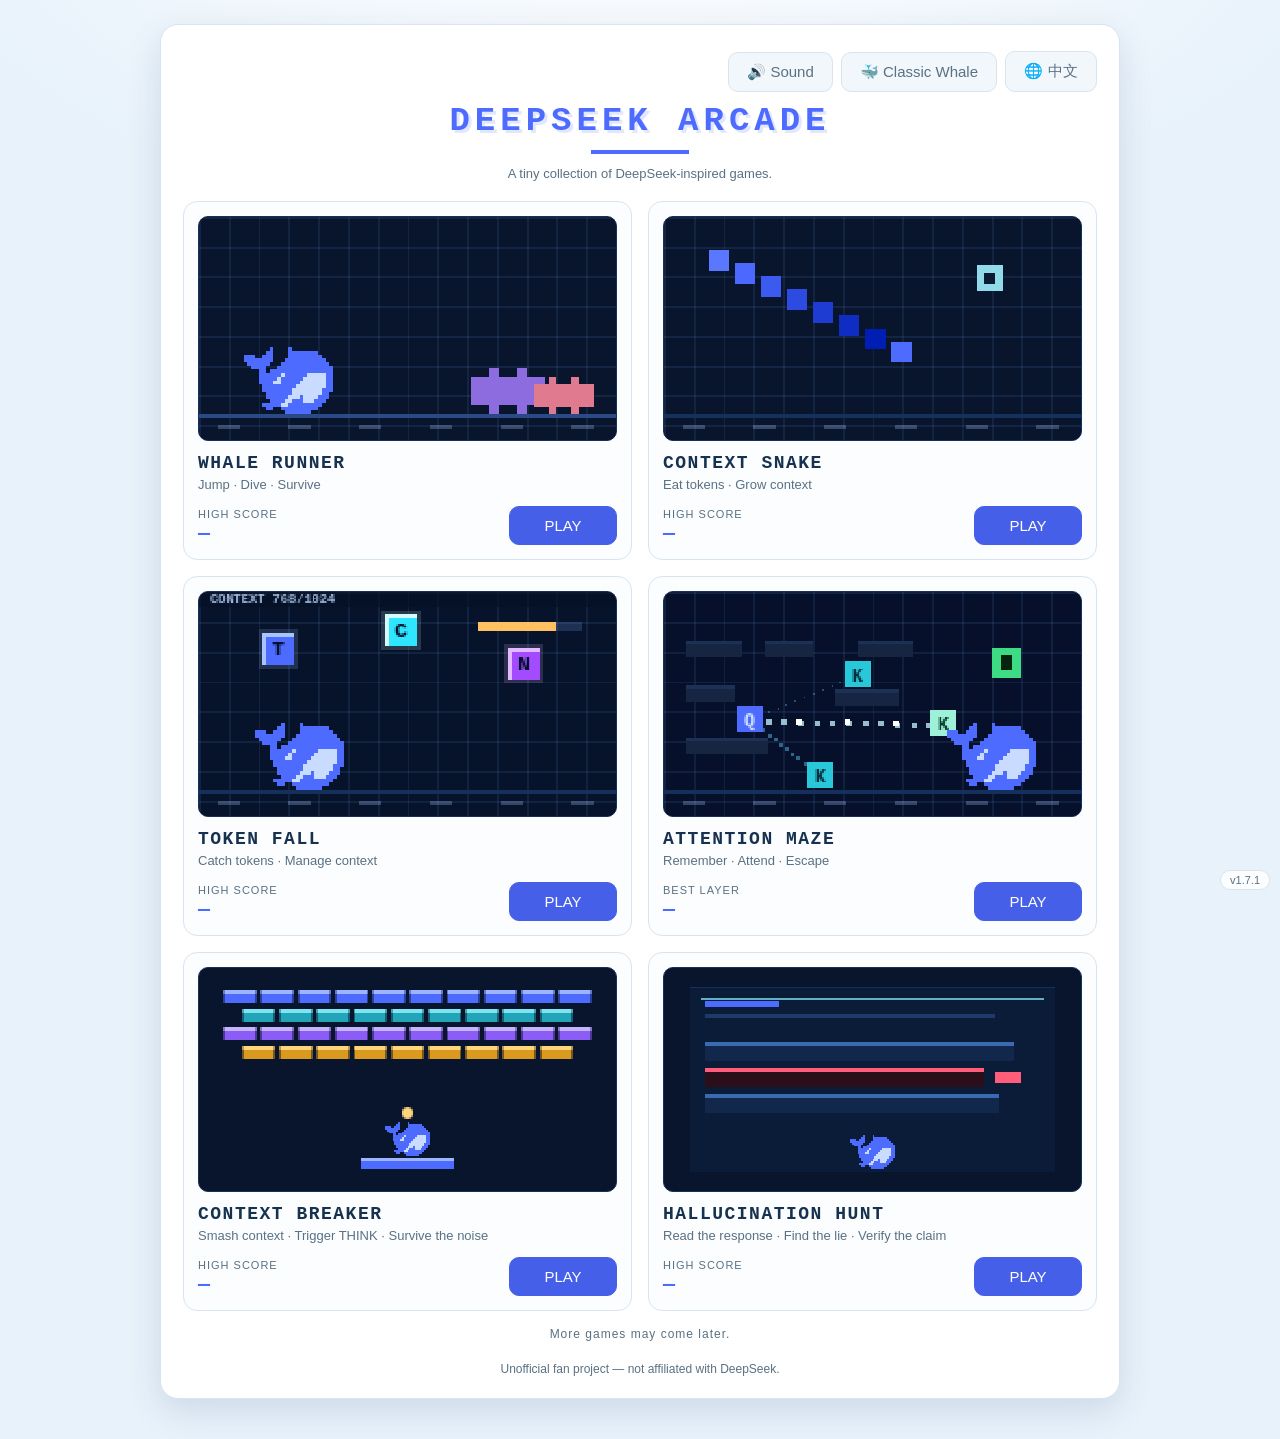
<file: index.html>
<!DOCTYPE html>
<html lang="zh-CN">
<head>
<meta charset="UTF-8">
<meta name="viewport" content="width=device-width, initial-scale=1.0, viewport-fit=cover">
<title data-i18n="lobby.title">DEEPSEEK ARCADE</title>
<link rel="icon" type="image/png" href="assets/favicon.png?v=1.7.1">
<meta name="theme-color" content="#4d6bfe">
<link rel="stylesheet" href="shared/arcade.css?v=1.7.1">
<link rel="stylesheet" href="arcade.css?v=1.7.1">
</head>
<body>
  <main class="card lobby" data-i18n-aria="lobby.aria">
    <header class="hero">
      <h1 class="brand" data-i18n="lobby.title">DEEPSEEK ARCADE</h1>
      <div class="brand-underline" aria-hidden="true"></div>
      <p class="sub" data-i18n="lobby.sub">一个 DeepSeek 同人小游戏合集。</p>
      <div class="hero-lang">
        <button id="sound" class="btn ghost" type="button" aria-pressed="true">🔊 音效</button>
        <button id="skin" class="btn ghost" type="button" aria-pressed="false"
                title="切换角色外观 / Switch character" aria-label="切换角色外观">🐳 经典鲸鱼</button>
        <button id="lang" class="btn ghost" type="button"
                title="切换语言 / Switch language" aria-label="切换语言 / Switch language">🌐 English</button>
      </div>
    </header>

    <ul class="games">
      <li class="game">
        <div class="thumb"><canvas id="preview-runner" width="224" height="120" aria-hidden="true"></canvas></div>
        <h2 class="name" data-i18n="lobby.whale.name">WHALE RUNNER</h2>
        <p class="desc" data-i18n="lobby.whale.desc">上浮 · 下潜 · 活下来</p>
        <div class="foot">
          <p class="hi"><span data-i18n="lobby.hi">最高分</span><b data-highscore="runner">—</b></p>
          <a class="btn primary play" href="games/runner/" data-i18n="lobby.play">开始游戏</a>
        </div>
      </li>

      <li class="game">
        <div class="thumb"><canvas id="preview-snake" width="224" height="120" aria-hidden="true"></canvas></div>
        <h2 class="name" data-i18n="lobby.snake.name">CONTEXT SNAKE</h2>
        <p class="desc" data-i18n="lobby.snake.desc">吃 TOKEN · 增长 Context</p>
        <div class="foot">
          <p class="hi"><span data-i18n="lobby.hi">最高分</span><b data-highscore="snake">—</b></p>
          <a class="btn primary play" href="games/snake/" data-i18n="lobby.play">开始游戏</a>
        </div>
      </li>

      <li class="game">
        <div class="thumb"><canvas id="preview-tokenfall" width="224" height="120" aria-hidden="true"></canvas></div>
        <h2 class="name" data-i18n="lobby.tokenfall.name">TOKEN FALL</h2>
        <p class="desc" data-i18n="lobby.tokenfall.desc">接住 Token · 管理上下文</p>
        <div class="foot">
          <p class="hi"><span data-i18n="lobby.hi">最高分</span><b data-highscore="tokenFall">—</b></p>
          <a class="btn primary play" href="games/token-fall/" data-i18n="lobby.play">开始游戏</a>
        </div>
      </li>

      <li class="game">
        <div class="thumb"><canvas id="preview-maze" width="224" height="120" aria-hidden="true"></canvas></div>
        <h2 class="name" data-i18n="lobby.maze.name">ATTENTION MAZE</h2>
        <p class="desc" data-i18n="lobby.maze.desc">记住路径 · 聚焦关键 · 找到出口</p>
        <div class="foot">
          <p class="hi"><span data-i18n="lobby.bestLayer">最高 LAYER</span><b data-highscore="maze">—</b></p>
          <a class="btn primary play" href="games/attention-maze/" data-i18n="lobby.play">开始游戏</a>
        </div>
      </li>

      <li class="game">
        <div class="thumb"><canvas id="preview-breaker" width="224" height="120" aria-hidden="true"></canvas></div>
        <h2 class="name" data-i18n="lobby.breaker.name">CONTEXT BREAKER</h2>
        <p class="desc" data-i18n="lobby.breaker.desc">打碎 CONTEXT · 利用 THINK · 避开 NOISE</p>
        <div class="foot">
          <p class="hi"><span data-i18n="lobby.hi">最高分</span><b data-highscore="breaker">—</b></p>
          <a class="btn primary play" href="games/context-breaker/" data-i18n="lobby.play">开始游戏</a>
        </div>
      </li>

      <li class="game">
        <div class="thumb"><canvas id="preview-hunt" width="224" height="120" aria-hidden="true"></canvas></div>
        <h2 class="name" data-i18n="lobby.hunt.name">HALLUCINATION HUNT</h2>
        <p class="desc" data-i18n="lobby.hunt.desc">读懂回答 · 找出幻觉 · 验证事实</p>
        <div class="foot">
          <p class="hi"><span data-i18n="lobby.hi">最高分</span><b data-highscore="hallucinationHunt">—</b></p>
          <a class="btn primary play" href="games/hallucination-hunt/" data-i18n="lobby.play">开始游戏</a>
        </div>
      </li>
    </ul>

    <p class="more-note" data-i18n="lobby.more">更多小游戏，以后再说。</p>

    <footer class="lobby-foot" data-i18n-html="lobby.footer">
      非官方同人作品，与 DeepSeek 官方无关联。
    </footer>
  </main>

  <script src="shared/version.js?v=1.7.1"></script>
  <script src="shared/input.js?v=1.7.1"></script>
<script src="shared/i18n.js?v=1.7.1"></script>
  <script src="shared/audio.js?v=1.7.1"></script>
  <script src="shared/whale.js?v=1.7.1"></script>
  <script src="shared/character.js?v=1.7.1"></script>
  <script src="arcade.js?v=1.7.1"></script>
</body>
</html>
</file>
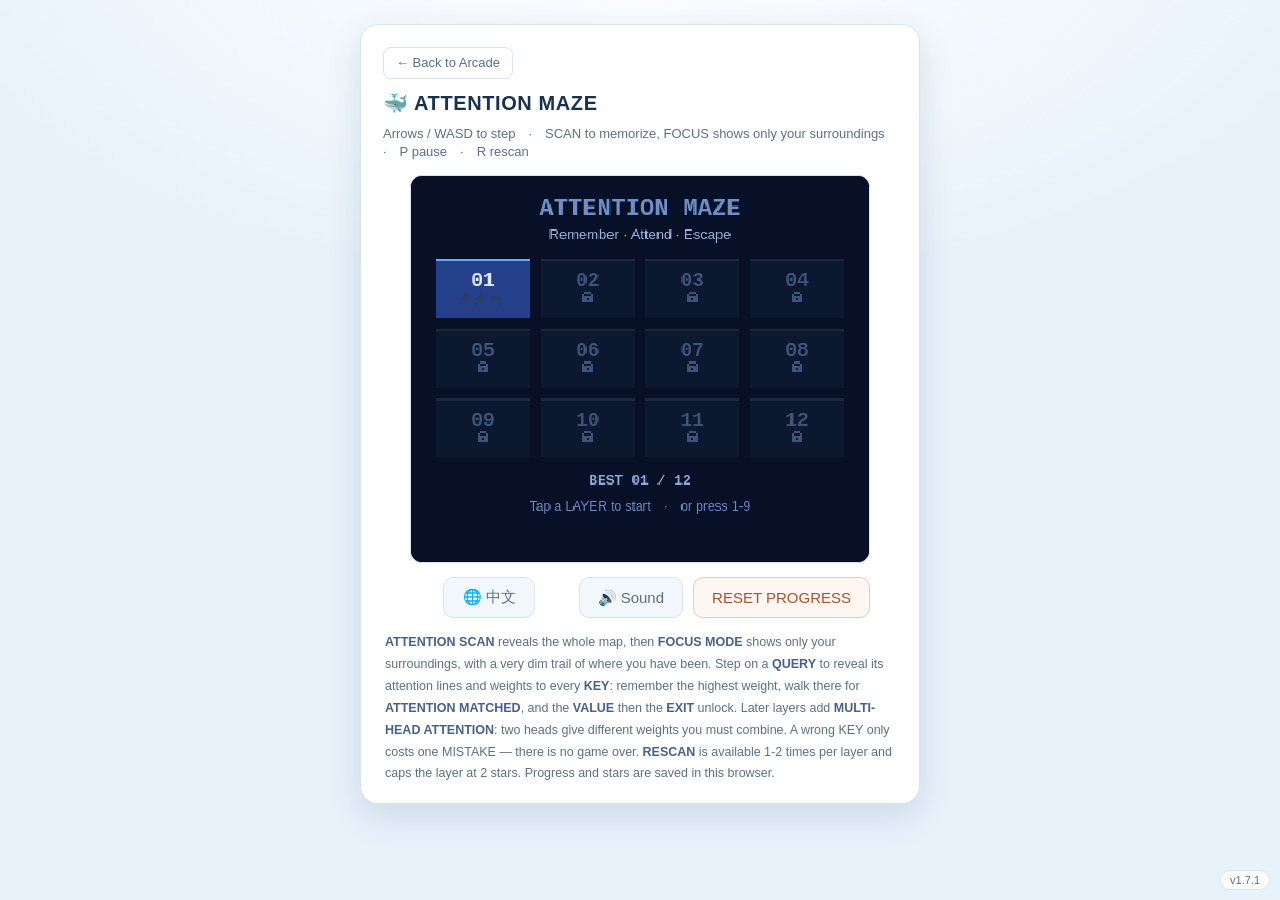
<file: games/attention-maze/index.html>
<!DOCTYPE html>
<html lang="zh-CN">
<head>
<meta charset="UTF-8">
<meta name="viewport" content="width=device-width, initial-scale=1.0, viewport-fit=cover">
<title data-i18n="maze.title">Attention Maze · DeepSeek Arcade</title>
<link rel="icon" type="image/png" href="../../assets/favicon.png?v=1.7.1">
<meta name="theme-color" content="#4d6bfe">
<link rel="stylesheet" href="../../shared/arcade.css?v=1.7.1">
<link rel="stylesheet" href="style.css?v=1.7.1">
</head>
<body>
  <main class="card">
    <p class="back-row"><a class="arcade-back" href="../../" data-i18n="ui.back">← 返回游戏厅</a></p>
    <header class="head">
      <h1 data-i18n="maze.h1">🐳 ATTENTION MAZE</h1>
      <p class="sub" data-i18n="maze.sub">方向键 / WASD 走格子　·　P 暂停　·　R 重扫</p>
    </header>

    <div class="stage">
      <canvas id="game" aria-label="ATTENTION MAZE 游戏画面" data-i18n-aria="maze.aria"></canvas>
    </div>

    <div class="pad" id="pad" hidden>
      <button id="up" class="btn" type="button" aria-label="向上" data-i18n-aria="maze.ariaUp">↑</button>
      <button id="left" class="btn" type="button" aria-label="向左" data-i18n-aria="maze.ariaLeft">←</button>
      <button id="down" class="btn" type="button" aria-label="向下" data-i18n-aria="maze.ariaDown">↓</button>
      <button id="right" class="btn" type="button" aria-label="向右" data-i18n-aria="maze.ariaRight">→</button>
    </div>

    <div class="controls playbar" id="playbar" hidden>
      <button id="pause" class="btn" type="button" aria-pressed="false">⏸ 暂停</button>
      <button id="rescan" class="btn" type="button" aria-disabled="true">↻ RESCAN 1</button>
      <button id="restart" class="btn" type="button" data-i18n="maze.restartBtn">⟲ 重来本关</button>
      <button id="menu" class="btn" type="button" data-i18n="maze.menuBtn">☰ 选关</button>
    </div>

    <div class="controls">
      <button id="lang" class="btn ghost" type="button"
              title="切换语言 / Switch language" aria-label="切换语言 / Switch language">🌐 English</button>
      <button id="sound" class="btn ghost" type="button" aria-pressed="true">🔊 音效</button>
      <button id="reset" class="btn" type="button" hidden>RESET PROGRESS</button>
    </div>

    <footer class="tips" data-i18n-html="maze.tips">
      ATTENTION SCAN 时整张地图可见，之后进入 FOCUS MODE：只看得到身边一圈。
      走到 QUERY 会亮起它到各个 KEY 的注意力权重，记住最高的那个 KEY 走过去，
      VALUE 与 EXIT 依次解锁。走错 KEY 只记一次 MISTAKE，不会 Game Over。
    </footer>
  </main>

  <script src="../../shared/version.js?v=1.7.1"></script>
  <script src="../../shared/input.js?v=1.7.1"></script>
<script src="../../shared/i18n.js?v=1.7.1"></script>
  <script src="../../shared/audio.js?v=1.7.1"></script>
  <script src="../../shared/character.js?v=1.7.1"></script>
  <script src="levels.js?v=1.7.1"></script>
  <script src="game.js?v=1.7.1"></script>
</body>
</html>
</file>
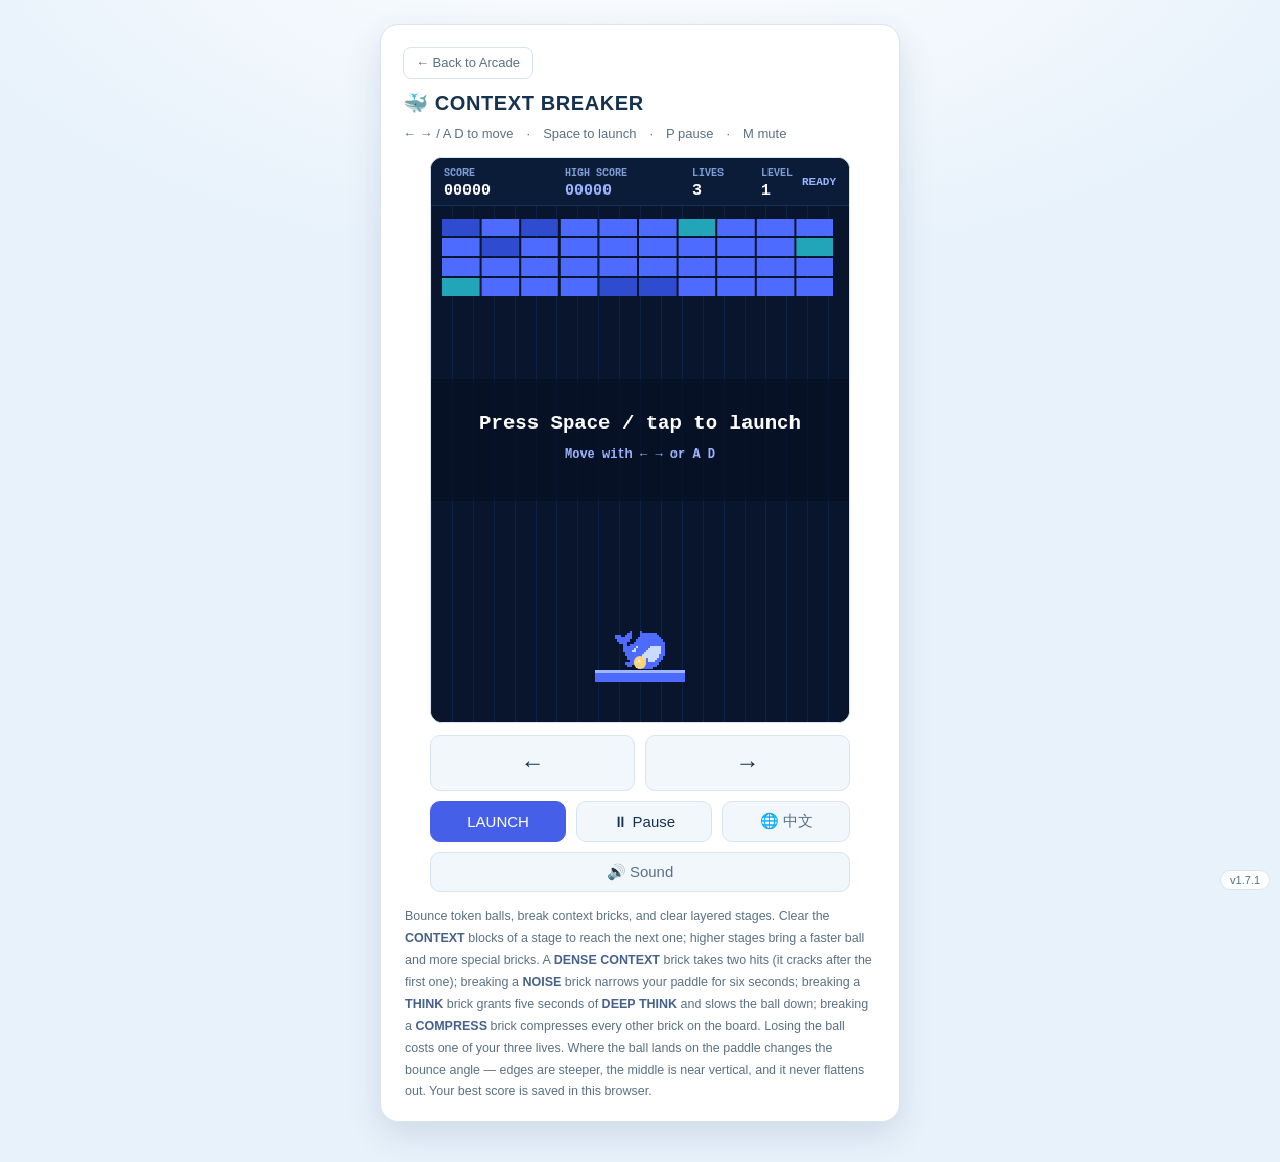
<file: games/context-breaker/index.html>
<!DOCTYPE html>
<html lang="zh-CN">
<head>
<meta charset="UTF-8">
<meta name="viewport" content="width=device-width, initial-scale=1.0, viewport-fit=cover">
<title data-i18n="breaker.title">Context Breaker · DeepSeek Arcade</title>
<link rel="icon" type="image/png" href="../../assets/favicon.png?v=1.7.1">
<meta name="theme-color" content="#4d6bfe">
<link rel="stylesheet" href="../../shared/arcade.css?v=1.7.1">
<link rel="stylesheet" href="style.css?v=1.7.1">
</head>
<body>
  <main class="card">
    <p class="back-row"><a class="arcade-back" href="../../" data-i18n="ui.back">← 返回游戏厅</a></p>
    <header class="head">
      <h1 data-i18n="breaker.h1">🐳 CONTEXT BREAKER</h1>
      <p class="sub" data-i18n="breaker.sub">← → / A D 移动　·　空格 发球　·　P 暂停</p>
    </header>

    <div class="stage">
      <canvas id="game" aria-label="CONTEXT BREAKER 游戏画面" data-i18n-aria="breaker.aria"></canvas>
    </div>

    <div class="pad">
      <button id="left" class="btn" type="button" aria-label="向左" data-i18n-aria="breaker.ariaLeft">←</button>
      <button id="right" class="btn" type="button" aria-label="向右" data-i18n-aria="breaker.ariaRight">→</button>
    </div>
    <div class="controls launchbar">
      <button id="launch" class="btn primary" type="button" aria-label="发球" data-i18n-aria="breaker.ariaLaunch" data-i18n="breaker.launchBtn">发球</button>
      <button id="pause" class="btn" type="button" data-i18n="breaker.pauseBtn">⏸ 暂停</button>
      <button id="lang" class="btn ghost" type="button"
              title="切换语言 / Switch language" aria-label="切换语言 / Switch language">🌐 English</button>
      <button id="sound" class="btn ghost" type="button" aria-pressed="true">🔊 音效</button>
    </div>

    <footer class="tips" data-i18n-html="breaker.tips">
      用底部的 TOKEN 弹球打碎 <b>CONTEXT</b> 方块，清空一层进入下一层。
      <b>DENSE CONTEXT</b> 要打两次；<b>NOISE</b> 会让挡板变窄，<b>THINK</b> 会放慢球速，
      <b>COMPRESS</b> 会压缩其它方块。最高分存在本地浏览器里。
    </footer>
  </main>

  <script src="../../shared/version.js?v=1.7.1"></script>
  <script src="../../shared/input.js?v=1.7.1"></script>
<script src="../../shared/i18n.js?v=1.7.1"></script>
  <script src="../../shared/audio.js?v=1.7.1"></script>
  <script src="../../shared/whale.js?v=1.7.1"></script>
  <script src="../../shared/character.js?v=1.7.1"></script>
  <script src="game.js?v=1.7.1"></script>
</body>
</html>
</file>
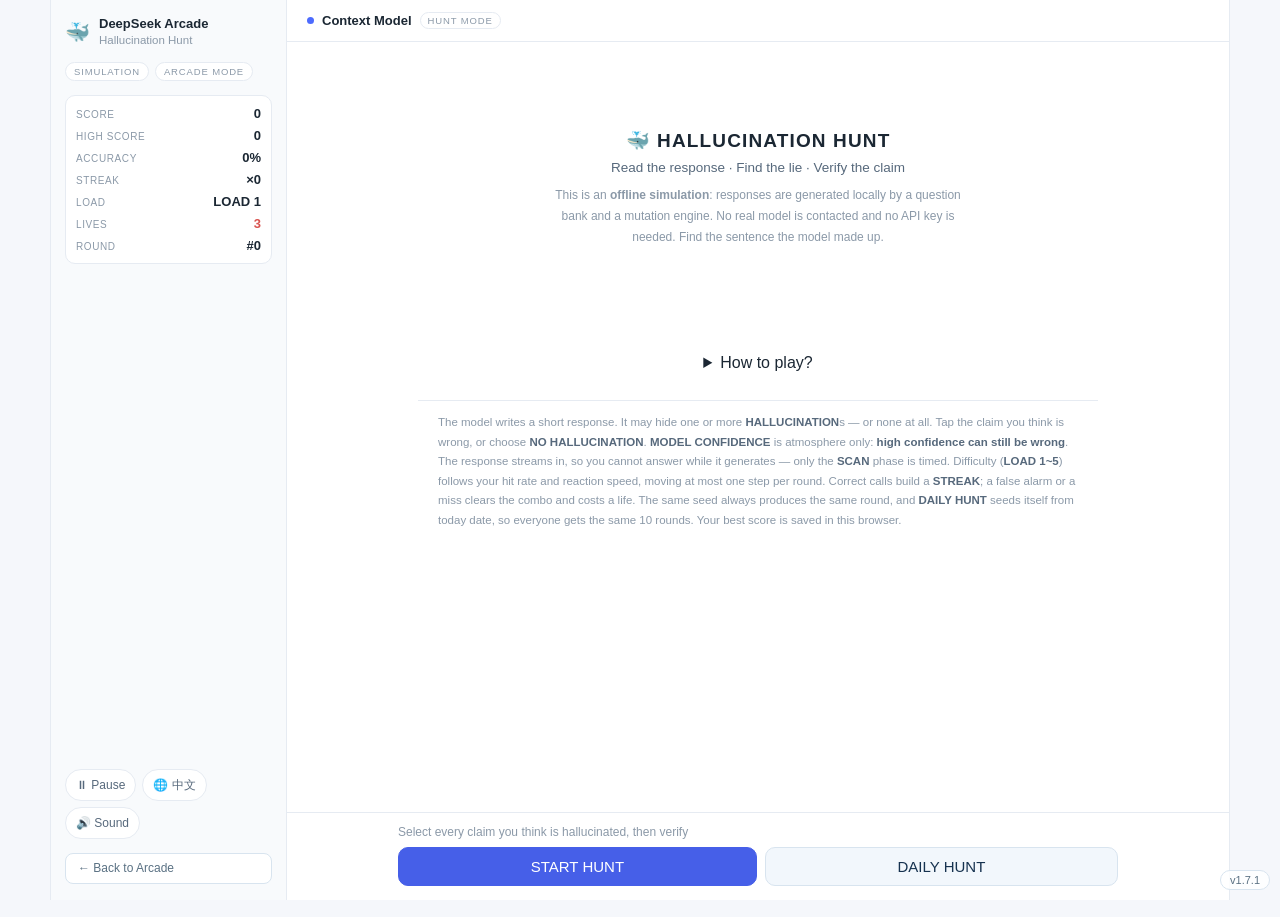
<file: games/hallucination-hunt/index.html>
<!DOCTYPE html>
<html lang="zh-CN">
<head>
<meta charset="UTF-8">
<meta name="viewport" content="width=device-width, initial-scale=1.0, viewport-fit=cover">
<title data-i18n="hunt.title">Hallucination Hunt · DeepSeek Arcade</title>
<link rel="icon" type="image/png" href="../../assets/favicon.png?v=1.7.1">
<meta name="theme-color" content="#4d6bfe">
<link rel="stylesheet" href="../../shared/arcade.css?v=1.7.1">
<link rel="stylesheet" href="style.css?v=1.7.1">
</head>
<body class="hunt-body">

<!-- #game-shell 仍是整块应用根：脚本用它量尺寸、挂 ResizeObserver 和 data-state -->
<div class="hunt-app" id="game-shell" data-state="intro">
  <canvas id="game" class="layer-backdrop" aria-hidden="true"></canvas>

  <!-- 移动端紧凑 App Bar：桌面端整条隐藏 -->
  <header class="hunt-bar">
    <button id="btn-menu" class="bar-btn" type="button"
            aria-expanded="false" aria-controls="game-shell-aside" aria-haspopup="menu"
            data-i18n-aria="hunt.menuAria" aria-label="菜单">☰</button>
    <b class="bar-title" data-i18n="lobby.hunt.name">幻觉猎手</b>
    <span class="bar-load" id="bar-load">LOAD 1</span>
  </header>

  <aside class="hunt-side" id="game-shell-aside" data-open="false" data-i18n-aria="hunt.sideAria" aria-label="Hallucination Hunt">
    <div class="side-brand">
      <span class="brand-mark" aria-hidden="true">🐳</span>
      <span class="brand-text">
        <b>DeepSeek Arcade</b>
        <i>Hallucination Hunt</i>
      </span>
    </div>

    <p class="side-menu-title" data-i18n="hunt.menuTitle">游戏菜单</p>

    <div class="side-tags">
      <span class="tag-chip" data-i18n="hunt.tagSim">SIMULATION</span>
      <span class="tag-chip" data-i18n="hunt.tagArcade">ARCADE MODE</span>
    </div>

    <div class="side-stats" id="hud">
      <div class="stat"><span data-i18n="hunt.score">SCORE</span><b id="hud-score">0</b></div>
      <div class="stat"><span data-i18n="hunt.hi">HIGH SCORE</span><b id="hud-high">0</b></div>
      <div class="stat"><span data-i18n="hunt.accuracy">ACCURACY</span><b id="hud-accuracy">0%</b></div>
      <div class="stat"><span data-i18n="hunt.streak">STREAK</span><b id="hud-streak">×0</b></div>
      <div class="stat"><span data-i18n="hunt.load">LOAD</span><b id="hud-load">LOAD 1</b></div>
      <div class="stat"><span data-i18n="hunt.lives">LIVES</span><b id="hud-lives">3</b></div>
      <div class="stat"><span data-i18n="hunt.round">ROUND</span><b id="hud-round">#0</b></div>
    </div>

    <div class="side-foot">
      <button id="btn-pause" class="icon-btn" type="button" data-i18n="hunt.pauseBtn">⏸ 暂停</button>
      <button id="lang" class="icon-btn" type="button"
              title="切换语言 / Switch language" aria-label="切换语言 / Switch language">🌐 English</button>
      <button id="sound" class="icon-btn" type="button" aria-pressed="true">🔊 音效</button>
    </div>

    <a class="arcade-back side-back" href="../../" data-i18n="ui.back">← 返回游戏厅</a>
  </aside>

  <main class="hunt-main">
    <header class="chat-head">
      <span class="chat-dot" aria-hidden="true"></span>
      <b class="chat-model" data-i18n="hunt.modelName">Context Model</b>
      <span class="chat-tag" data-i18n="hunt.tagHunt">HUNT MODE</span>
      <div class="timer-track" aria-hidden="true"><div class="timer-fill" id="scan-bar" style="width:100%"></div></div>
    </header>

    <div class="chat-scroll" id="chat-scroll">
      <div class="chat-flow">
        <section class="welcome">
          <h1 data-i18n="hunt.h1">HALLUCINATION HUNT</h1>
          <p class="welcome-sub" data-i18n="hunt.sub">读懂回答 · 找出幻觉 · 验证事实</p>
          <p class="welcome-note" data-i18n-html="hunt.welcomeNote">这是一个离线模拟：回答由本地题库与变异引擎生成，不会连接任何真实模型。</p>
          <div class="intro-character-stage" id="intro-character-stage" aria-hidden="true"></div>
          <details class="hunt-howto">
            <summary data-i18n="hunt.howTo">怎么玩？</summary>
            <div class="howto-body" data-i18n-html="hunt.howToBody">这是一个离线模拟：回答由本地题库与变异引擎生成。</div>
          </details>
        </section>

        <article class="turn turn-user">
          <div class="turn-body"><p class="query-text" id="query-text"></p></div>
        </article>

        <article class="turn turn-assistant">
          <div class="assistant-meta">
            <span class="am-name" data-i18n="hunt.modelName">Context Model</span>
            <span class="am-conf">
              <span data-i18n="hunt.confidence">MODEL CONFIDENCE</span>
              <b id="confidence-value">0%</b>
              <em class="am-sim" data-i18n="hunt.simulated">SIMULATED</em>
            </span>
          </div>
          <div class="assistant-body">
            <div class="conf-track" aria-hidden="true"><div class="conf-fill" id="confidence-bar" style="width:0%"></div></div>
            <div class="response" id="response" role="group" aria-busy="true" data-i18n-aria="hunt.responseAria"></div>
            <div class="verifier-stage" id="verifier-stage" aria-hidden="true"></div>
          </div>
        </article>

        <section class="factcard" id="overlay" data-show="false" aria-live="polite">
          <p class="factcard-k" data-i18n="hunt.factCheck">FACT CHECK</p>
          <h2 class="factcard-title" id="overlay-title"></h2>
          <div class="factcard-body" id="overlay-body"></div>
        </section>

        <footer class="hunt-tips" data-i18n-html="hunt.tips">
          模型会生成一段回答，其中可能藏着一条或多条 <b>HALLUCINATION</b>，也可能完全正确。
        </footer>
      </div>
    </div>

    <div class="composer">
      <div class="hud-mini" id="hud-mini" aria-hidden="true">
        <span class="hm"><i data-i18n="hunt.score">SCORE</i><b id="hud-mini-score">0</b></span>
        <span class="hm"><i data-i18n="hunt.accuracy">ACCURACY</i><b id="hud-mini-accuracy">0%</b></span>
        <span class="hm"><i data-i18n="hunt.streak">STREAK</i><b id="hud-mini-streak">×0</b></span>
        <span class="hm"><i data-i18n="hunt.lives">LIVES</i><b id="hud-mini-lives">3</b></span>
      </div>
      <p class="composer-hint">
        <span class="hint-scan" data-i18n="hunt.composerHint">选择回答中可疑的陈述进行核验</span>
        <span class="hint-result" data-i18n="hunt.resultHint">阅读事实核验结果，准备好后进入下一题</span>
      </p>
      <div class="action-panel" id="action-panel" data-enabled="false">
        <button id="btn-verify" class="btn primary" type="button" data-i18n="hunt.verify">核验选中陈述</button>
        <button id="btn-none" class="btn" type="button" data-i18n="hunt.noHallucination">回答中没有幻觉</button>
        <button id="btn-start" class="btn primary" type="button" data-i18n="hunt.startBtn">开始审查</button>
        <button id="btn-daily" class="btn" type="button" data-i18n="hunt.dailyBtn">DAILY HUNT</button>
        <button id="btn-again" class="btn primary" type="button" data-i18n="hunt.againBtn">再玩一次</button>
        <button id="btn-next" class="btn primary" type="button" data-final="false">
          <span class="next-label" data-i18n="hunt.nextBtn">下一题 →</span>
          <span class="final-label" data-i18n="hunt.viewResultsBtn">查看结果 →</span>
        </button>
        <button id="btn-copy" class="btn" type="button" data-i18n="hunt.copyBtn">COPY RESULT</button>
      </div>
    </div>
    <div class="pause-overlay" id="pause-overlay" role="dialog" aria-modal="false"
         aria-labelledby="pause-title" aria-describedby="pause-body">
      <div class="pause-card">
        <span class="pause-icon" aria-hidden="true">⏸</span>
        <h2 class="pause-title" id="pause-title" data-i18n="hunt.pauseTitle">已暂停</h2>
        <p class="pause-body" id="pause-body" data-i18n="hunt.pauseBody">为了避免倒计时继续，游戏已暂停。</p>
        <p class="pause-hint">
          <span class="hint-kbd" data-i18n="hunt.pauseHint">按 P 键或点击「继续」恢复</span>
          <span class="hint-tap" data-i18n="hunt.pauseHintTap">点击「继续」恢复</span>
        </p>
        <button id="btn-resume-main" class="btn primary" type="button" data-i18n="hunt.resumeBtn">▶ 继续</button>
      </div>
    </div>
  </main>

  <div class="sheet-scrim" id="sheet-scrim" hidden></div>

  <canvas id="fx" class="layer-fx" aria-hidden="true"></canvas>
</div>

<p class="sr-status" id="status" role="status" aria-live="polite"></p>
<textarea id="share-out" class="share-out" readonly aria-label="Result text" tabindex="-1"></textarea>

<script src="../../shared/version.js?v=1.7.1"></script>
<script src="../../shared/input.js?v=1.7.1"></script>
<script src="../../shared/i18n.js?v=1.7.1"></script>
<script src="../../shared/audio.js?v=1.7.1"></script>
<script src="../../shared/whale.js?v=1.7.1"></script>
<script src="../../shared/character.js?v=1.7.1"></script>
<script src="rng.js?v=1.7.1"></script>
<script src="content.js?v=1.7.1"></script>
<script src="mutators.js?v=1.7.1"></script>
<script src="generator.js?v=1.7.1"></script>
<script src="difficulty.js?v=1.7.1"></script>
<script src="effects.js?v=1.7.1"></script>
<script src="renderer.js?v=1.7.1"></script>
<script src="game.js?v=1.7.1"></script>
</body>
</html>
</file>
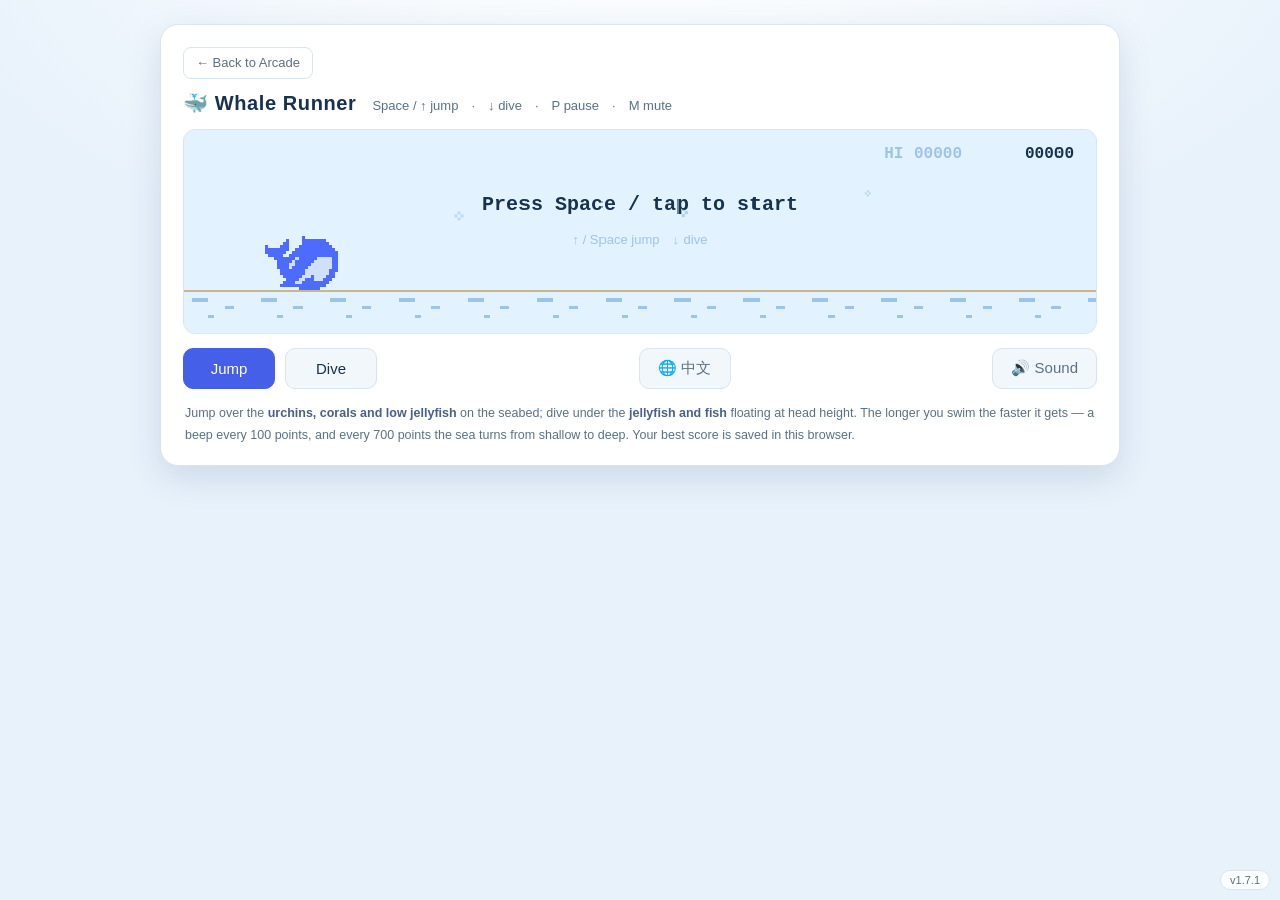
<file: games/runner/index.html>
<!DOCTYPE html>
<html lang="zh-CN">
<head>
<meta charset="UTF-8">
<meta name="viewport" content="width=device-width, initial-scale=1.0, viewport-fit=cover">
<title data-i18n="app.title">小鲸鱼跑酷 · DeepSeek Whale Runner</title>
<link rel="icon" type="image/png" href="../../assets/favicon.png?v=1.7.1">
<meta name="theme-color" content="#4d6bfe">
<link rel="stylesheet" href="../../shared/arcade.css?v=1.7.1">
<link rel="stylesheet" href="style.css?v=1.7.1">
</head>
<body>
  <main class="card">
    <p class="back-row"><a class="arcade-back" href="../../" data-i18n="ui.back">← 返回游戏厅</a></p>
    <header class="head">
      <h1 data-i18n="h1">🐳 小鲸鱼跑酷</h1>
      <p class="sub" data-i18n="sub">空格 / ↑ 上浮跳跃　·　↓ 下潜　·　P 暂停　·　M 静音</p>
    </header>

    <div class="stage">
      <canvas id="game" aria-label="小鲸鱼跑酷游戏画面" data-i18n-aria="canvas.aria"></canvas>
    </div>

    <div class="controls">
      <button id="jump" class="btn primary" type="button" data-i18n="btn.jump">跳跃</button>
      <button id="duck" class="btn" type="button" data-i18n="btn.dive">下潜</button>
      <button id="lang" class="btn ghost" type="button"
              title="切换语言 / Switch language" aria-label="切换语言 / Switch language">🌐 English</button>
      <button id="sound" class="btn ghost" type="button" aria-pressed="true">🔊 音效</button>
      <button id="fullscreen" class="btn ghost touch-only" type="button">⛶ 全屏</button>
    </div>
    <p class="rotate-hint" data-i18n="canvas.rotateHint">↻ 把手机横过来，画面更大</p>

    <footer class="tips" data-i18n-html="tips">
      海床上的<b>海胆 · 珊瑚 · 低浮水母</b>要跳过去；中层垂着触手的<b>水母</b>和迎面游来的<b>小鱼</b>要下潜躲开。
      游得越远速度越快，每 100 分响一声，每 700 分从浅海潜入深海。最高分存在本地浏览器里。
    </footer>
  </main>

  <script src="../../shared/version.js?v=1.7.1"></script>
  <script src="../../shared/input.js?v=1.7.1"></script>
<script src="../../shared/i18n.js?v=1.7.1"></script>
  <script src="../../shared/audio.js?v=1.7.1"></script>
  <script src="../../shared/whale.js?v=1.7.1"></script>
  <script src="../../shared/character.js?v=1.7.1"></script>
  <script src="game.js?v=1.7.1"></script>
</body>
</html>
</file>
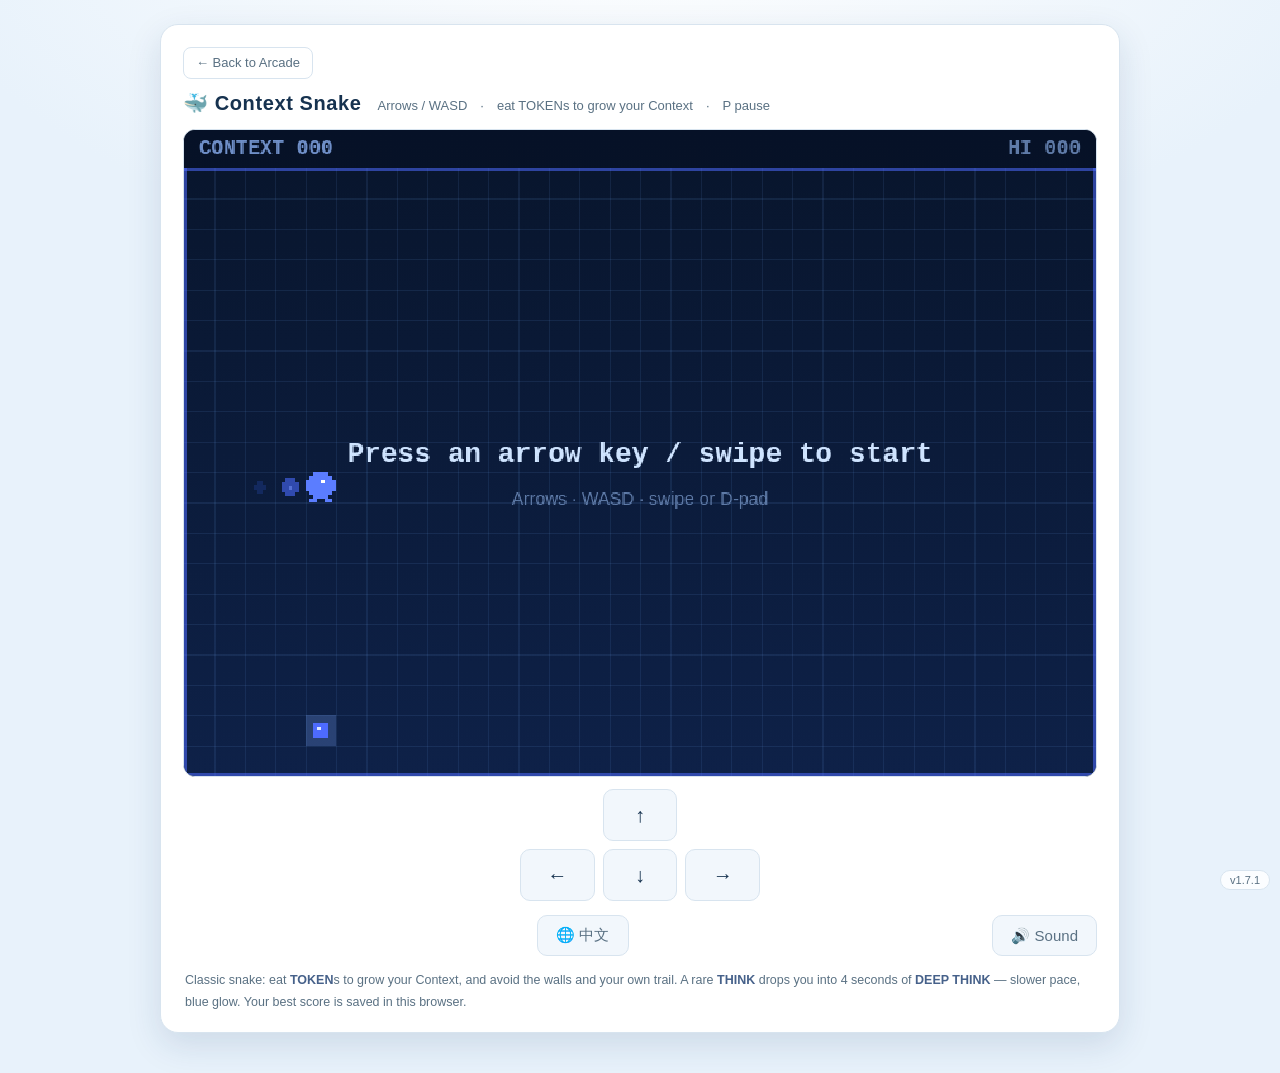
<file: games/snake/index.html>
<!DOCTYPE html>
<html lang="zh-CN">
<head>
<meta charset="UTF-8">
<meta name="viewport" content="width=device-width, initial-scale=1.0, viewport-fit=cover">
<title data-i18n="snake.title">Context 贪吃蛇 · DeepSeek Arcade</title>
<link rel="icon" type="image/png" href="../../assets/favicon.png?v=1.7.1">
<meta name="theme-color" content="#4d6bfe">
<link rel="stylesheet" href="../../shared/arcade.css?v=1.7.1">
<link rel="stylesheet" href="style.css?v=1.7.1">
</head>
<body>
  <main class="card">
    <p class="back-row"><a class="arcade-back" href="../../" data-i18n="ui.back">← 返回游戏厅</a></p>
    <header class="head">
      <h1 data-i18n="snake.h1">🐳 Context 贪吃蛇</h1>
      <p class="sub" data-i18n="snake.sub">方向键 / WASD 控制　·　吃 TOKEN 增长 Context　·　P 暂停</p>
    </header>

    <div class="stage">
      <canvas id="game" aria-label="Context Snake 游戏画面" data-i18n-aria="snake.aria"></canvas>
    </div>

    <div class="pad">
      <button id="up" class="btn" type="button" aria-label="向上" data-i18n-aria="snake.ariaUp">↑</button>
      <button id="left" class="btn" type="button" aria-label="向左" data-i18n-aria="snake.ariaLeft">←</button>
      <button id="down" class="btn" type="button" aria-label="向下" data-i18n-aria="snake.ariaDown">↓</button>
      <button id="right" class="btn" type="button" aria-label="向右" data-i18n-aria="snake.ariaRight">→</button>
    </div>

    <div class="controls">
      <button id="lang" class="btn ghost" type="button"
              title="切换语言 / Switch language" aria-label="切换语言 / Switch language">🌐 English</button>
      <button id="sound" class="btn ghost" type="button" aria-pressed="true">🔊 音效</button>
    </div>

    <footer class="tips" data-i18n-html="snake.tips">
      经典贪吃蛇玩法：吃 <b>TOKEN</b> 让 Context 变长，别撞墙也别咬到自己。
      低概率出现的 <b>THINK</b> 会进入 4 秒 <b>DEEP THINK</b> —— 速度变慢并泛蓝光。最高分存在本地浏览器里。
    </footer>
  </main>

  <script src="../../shared/version.js?v=1.7.1"></script>
  <script src="../../shared/input.js?v=1.7.1"></script>
<script src="../../shared/i18n.js?v=1.7.1"></script>
  <script src="../../shared/audio.js?v=1.7.1"></script>
  <script src="../../shared/character.js?v=1.7.1"></script>
  <script src="game.js?v=1.7.1"></script>
</body>
</html>
</file>
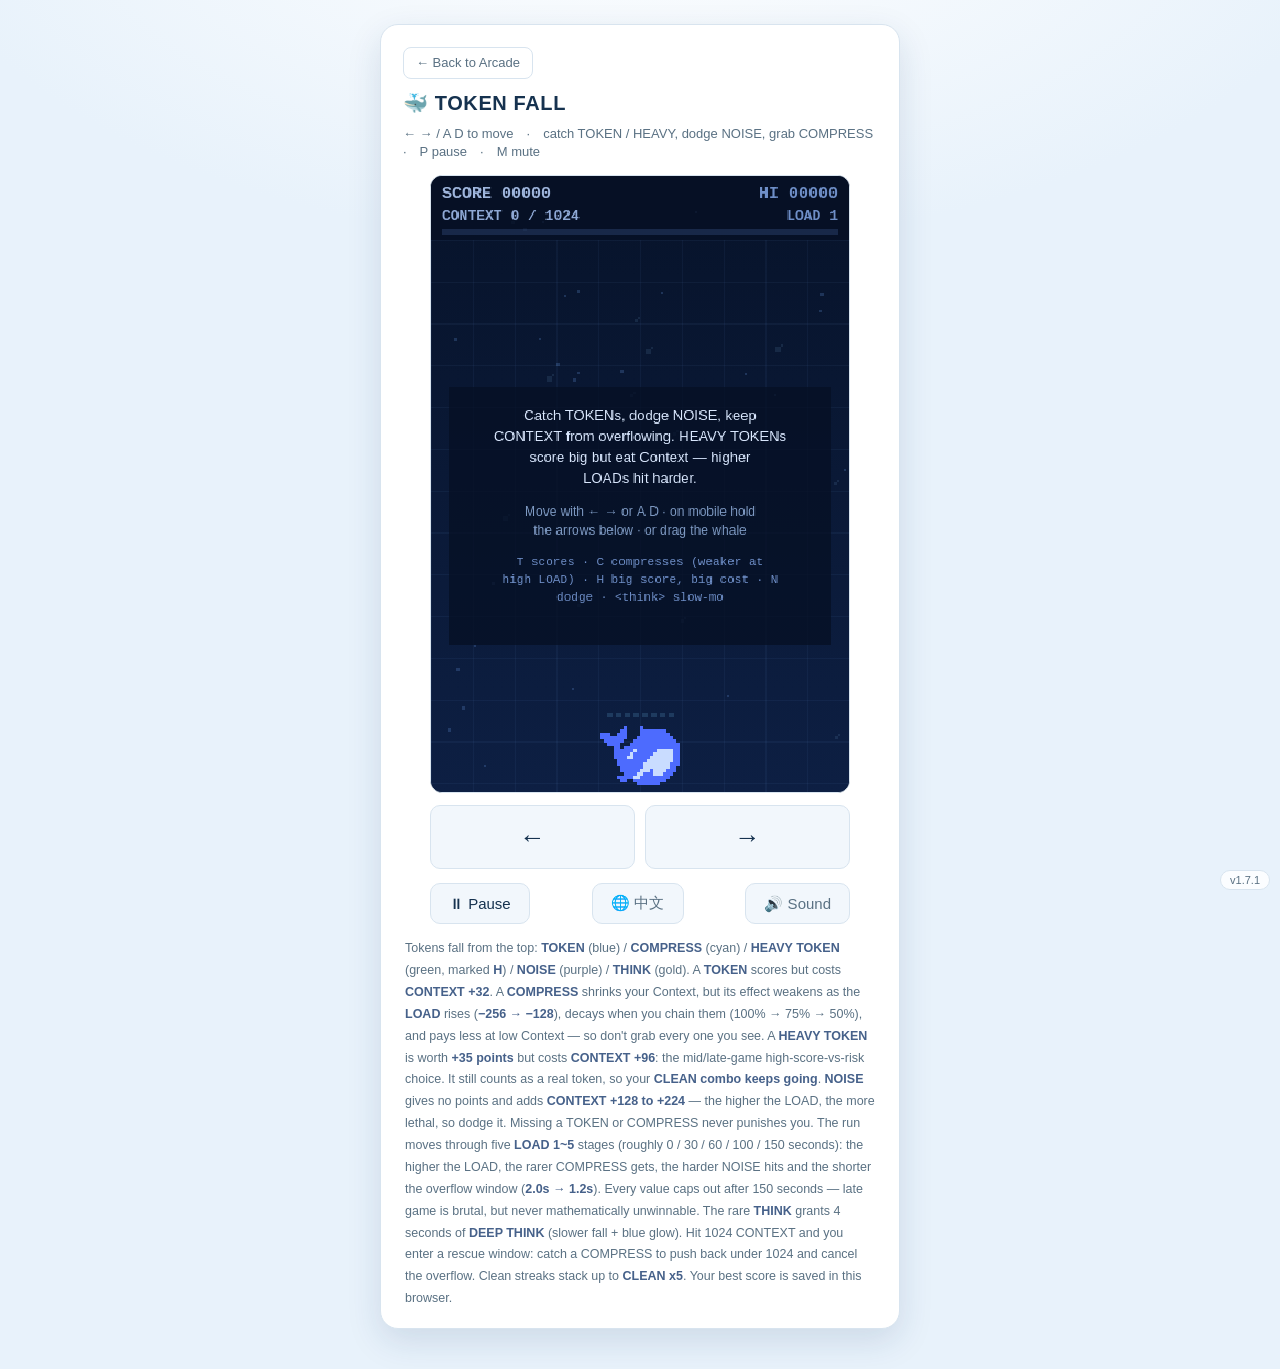
<file: games/token-fall/index.html>
<!DOCTYPE html>
<html lang="zh-CN">
<head>
<meta charset="UTF-8">
<meta name="viewport" content="width=device-width, initial-scale=1.0, viewport-fit=cover">
<title data-i18n="tokenfall.title">TOKEN FALL · DeepSeek Arcade</title>
<link rel="icon" type="image/png" href="../../assets/favicon.png?v=1.7.1">
<meta name="theme-color" content="#4d6bfe">
<link rel="stylesheet" href="../../shared/arcade.css?v=1.7.1">
<link rel="stylesheet" href="style.css?v=1.7.1">
</head>
<body>
  <main class="card">
    <p class="back-row"><a class="arcade-back" href="../../" data-i18n="ui.back">← 返回游戏厅</a></p>
    <header class="head">
      <h1 data-i18n="tokenfall.h1">🐳 TOKEN FALL</h1>
      <p class="sub" data-i18n="tokenfall.sub">← → / A D 移动　·　接 TOKEN / HEAVY，躲 NOISE，抢 COMPRESS　·　P 暂停</p>
    </header>

    <div class="stage">
      <canvas id="game" aria-label="TOKEN FALL 游戏画面" data-i18n-aria="tokenfall.aria"></canvas>
    </div>

    <div class="pad">
      <button id="left" class="btn" type="button" aria-label="向左" data-i18n-aria="tokenfall.ariaLeft">←</button>
      <button id="right" class="btn" type="button" aria-label="向右" data-i18n-aria="tokenfall.ariaRight">→</button>
    </div>

    <div class="controls">
      <button id="pause" class="btn" type="button" aria-pressed="false">⏸ 暂停</button>
      <button id="lang" class="btn ghost" type="button"
              title="切换语言 / Switch language" aria-label="切换语言 / Switch language">🌐 English</button>
      <button id="sound" class="btn ghost" type="button" aria-pressed="true">🔊 音效</button>
    </div>

    <footer class="tips" data-i18n-html="tokenfall.tips">
      屏幕顶部落下 <b>TOKEN</b>（蓝）/ <b>COMPRESS</b>（青）/ <b>HEAVY TOKEN</b>（绿，方块里写着 <b>H</b>）/ <b>NOISE</b>（紫）/ <b>THINK</b>（金）。
      接 <b>TOKEN</b> 得分但 <b>CONTEXT +32</b>；<b>COMPRESS</b> 压缩 Context，但效果随 <b>LOAD</b> 提升而减弱（<b>−256 → −128</b>），
      短时间内连吃还会边际递减（100% → 75% → 50%），Context 越低收益也越小 —— 所以不是见到就接。
      <b>HEAVY TOKEN</b> 一次 <b>+35 分</b>，代价是 <b>CONTEXT +96</b>，是中后期典型的「高分 vs 风险」选择；它算有效 Token，<b>CLEAN 连击继续涨</b>。
      <b>NOISE</b> 不加分，<b>CONTEXT +128 ~ +224</b>，LOAD 越高越致命，必须躲开。
      游戏分 <b>LOAD 1~5</b> 五个阶段（约 0 / 30 / 60 / 100 / 150 秒）：LOAD 越高，C 越稀有、NOISE 越狠、Overflow 抢救时间越短（<b>2.0s → 1.2s</b>），
      所有数值 150 秒后封顶 —— 后期很难，但不会「玩得够久必定数值爆炸」。CONTEXT 满 1024 后进入抢救期，吃到 COMPRESS 把 Context 压回 1024 以下即可取消溢出。
      最高分存在本地浏览器里。
    </footer>
  </main>

  <script src="../../shared/version.js?v=1.7.1"></script>
  <script src="../../shared/input.js?v=1.7.1"></script>
<script src="../../shared/i18n.js?v=1.7.1"></script>
  <script src="../../shared/audio.js?v=1.7.1"></script>
  <script src="../../shared/whale.js?v=1.7.1"></script>
  <script src="../../shared/character.js?v=1.7.1"></script>
  <script src="game.js?v=1.7.1"></script>
</body>
</html>
</file>
<file: shared/arcade.css>
/* ============================================================
 * DeepSeek Arcade — 全站共享样式（公共 UI 基础设施的单一来源）
 *
 * 三层：
 *   1) 设计变量（:root）—— 颜色 / 圆角 / 间距 / 排版 / 阴影 / 过渡
 *   2) 页面外壳 —— body / .card / .head / h1 / .sub / .controls / .btn / .tips / 返回入口
 *   3) 公共交互与响应式 —— :focus-visible / safe-area / 窄屏 / 手机横屏 / reduced-motion
 *
 * 各游戏只写自己特有的部分（舞台、画布、操作盘、玩法反馈）。
 * 判断标准：只有「语义一致 + 视觉一致」的规则才放这里；只是长得像、
 * 但属于不同玩法语义的（HUD 内部、玩法反馈、特殊配色）留在游戏本地。
 *
 * 变量卫生由 test/engineering.test.mjs 守卫：:root 里不允许留下没人引用的 token。
 * ============================================================ */

:root {
  /* ---------- 颜色：公共产品 UI ---------- */
  --page-bg: #e8f2fb;            /* 页面底色 */
  --card-bg: #ffffff;            /* 卡片 / 面板 / 浮起的白色面 */
  --surface: #f2f7fc;            /* 次级面：按钮默认底 */
  --surface-hover: #e8f0f8;      /* 次级面 hover */
  --surface-soft: #fbfdff;       /* 更靠近白的面：大厅卡片底 */
  --text: #16324f;               /* 主文字 */
  --muted: #5a7183;              /* 次要文字（对比度：白底 5.09:1 / #f2f7fc 底 4.72:1，都过 WCAG AA） */
  --text-accent: #46618a;        /* 强调文字：比 muted 深、比 text 浅 */
  --line: #d8e4ef;               /* 描边 / 分隔线 */
  --accent: #4d6bfe;             /* 品牌主色（= theme-color） */
  --accent-dark: #3d5be8;        /* 主色 hover */
  /* 「白字 + 实心蓝底」专用填充色。
   * 品牌蓝 --accent 上压白字只有 4.33:1，达不到 WCAG AA 的 4.5:1；但又不能动
   * --accent 本身（favicon / theme-color / 品牌字 / Canvas 预览都用它）。
   * 所以只给这一类实心填充开一支更深的蓝：白字 5.17:1，过 AA。 */
  --accent-fill: #465fe8;
  --accent-ghost: #f4f8ff;       /* hover 时的极淡蓝面 */
  --brand-shadow: rgba(77, 107, 254, 0.16);   /* 品牌字的实心投影 */
  --deep: #08152c;               /* 深海蓝：贪吃蛇场地、缩略图底、大厅深色块 */
  --deep-line: #16305c;          /* 深色面上的描边 */
  --focus-ring: var(--accent);   /* 键盘焦点环颜色 */

  /* ---------- 圆角 ---------- */
  --radius-sm: 8px;
  --radius: 10px;
  --radius-lg: 12px;
  --radius-xl: 14px;
  --radius-2xl: 18px;
  --radius-pill: 999px;

  /* ---------- 间距 ----------
   * 公共外壳在用的阶梯，不是通用设计标尺；
   * 玩法专属的怪值（7px / 9px / 3px…）就留在游戏本地，不硬塞进来。 */
  --space-1: 4px;
  --space-2: 6px;
  --space-3: 8px;
  --space-4: 10px;
  --space-5: 12px;
  --space-6: 14px;
  --space-7: 16px;
  --space-8: 18px;
  --space-9: 22px;
  --space-10: 24px;

  /* ---------- 排版 ---------- */
  --font-sans: -apple-system, BlinkMacSystemFont, "Segoe UI", "PingFang SC",
               "Hiragino Sans GB", "Microsoft YaHei", sans-serif;
  --font-mono: "Courier New", ui-monospace, monospace;   /* 街机/终端味的展示字体 */
  --font-sm: 12px;
  --font-md: 13px;
  --font-lg: 15px;
  --font-xl: 17px;
  --font-2xl: 20px;

  /* ---------- 阴影 / 过渡 ---------- */
  --shadow: 0 12px 34px rgba(20, 55, 100, 0.13);
  --shadow-hover: 0 8px 22px rgba(77, 107, 254, 0.14);
  --transition: .15s ease;
}

* { box-sizing: border-box; }

html, body {
  margin: 0;
  padding: 0;
  min-height: 100%;
}

body {
  display: flex;
  justify-content: center;      /* 纵向靠 .card 的 margin:auto 安全居中（内容超高时不裁顶部） */
  /* 左右用 max()：至少保留正常设计间距，安全区更大（横屏刘海 / 圆角）时才扩大 */
  padding: var(--space-10) max(var(--space-7), env(safe-area-inset-right, 0px)) 40px max(var(--space-7), env(safe-area-inset-left, 0px));
  background: radial-gradient(1200px 620px at 50% -10%, #ffffff 0%, var(--page-bg) 62%);
  color: var(--text);
  font-family: var(--font-sans);
}

.card {
  width: 100%;
  max-width: 960px;
  margin: auto;
  background: var(--card-bg);
  border: 1px solid var(--line);
  border-radius: var(--radius-2xl);
  box-shadow: var(--shadow);
  padding: var(--space-9) var(--space-9) var(--space-8);
}

.head { display: flex; flex-wrap: wrap; align-items: baseline; gap: var(--space-4) var(--space-7); margin-bottom: var(--space-6); }

h1 { margin: 0; font-size: var(--font-2xl); letter-spacing: 0.03em; }

.sub { margin: 0; font-size: var(--font-md); color: var(--muted); }

.controls { display: flex; flex-wrap: wrap; gap: var(--space-4); margin-top: var(--space-6); }

.btn {
  flex: 0 1 auto;
  min-width: 92px;
  padding: var(--space-4) var(--space-8);
  font-size: var(--font-lg);
  font-family: inherit;
  color: var(--text);
  background: var(--surface);
  border: 1px solid var(--line);
  border-radius: var(--radius);
  cursor: pointer;
  text-align: center;
  text-decoration: none;
  transition: transform .06s ease, background var(--transition), border-color var(--transition);
  user-select: none;
  -webkit-user-select: none;
}

.btn:hover { background: var(--surface-hover); }
.btn:active { transform: translateY(1px); }

/* 键盘焦点必须在公共层就有明确、统一的指示器。
 * offset 2px 让焦点环落在按钮外的卡片底上，.btn.primary（蓝底白字）也看得清。 */
.btn:focus-visible {
  outline: 2px solid var(--focus-ring);
  outline-offset: 2px;
}

/* aria-disabled 是 Attention Maze 等页面实际在用的「不可用」表达
 * （不是原生 disabled，点击仍由页面自己拦），视觉上必须跟着变灰，
 * 否则它看起来能按、按了没反应。 */
.btn[aria-disabled="true"],
.btn:disabled {
  opacity: .55;
  cursor: default;
}
.btn[aria-disabled="true"]:hover,
.btn:disabled:hover { background: var(--surface); }
.btn[aria-disabled="true"]:active,
.btn:disabled:active { transform: none; }

/* 实心 primary action 用 --accent-fill（白字 5.17:1）；hover 仍然走 --accent-dark（白字 5.44:1），
 * 所以 hover 依旧是「更深」，只是色差变小了。品牌蓝 --accent 一个字节都没动。 */
.btn.primary { color: #fff; background: var(--accent-fill); border-color: var(--accent-fill); }
.btn.primary:hover { background: var(--accent-dark); }

.btn.ghost { margin-left: auto; color: var(--muted); }

.tips { margin: var(--space-6) 2px 0; font-size: 12.5px; line-height: 1.75; color: var(--muted); }
.tips b { color: var(--text-accent); font-weight: 600; }

/* 「← 返回游戏厅」：明显但不抢戏 */
.back-row { margin: 0 0 var(--space-5); }

.arcade-back {
  display: inline-block;
  padding: var(--space-2) var(--space-5);
  font-size: var(--font-md);
  line-height: 1.4;
  color: var(--muted);
  text-decoration: none;
  background: var(--card-bg);
  border: 1px solid var(--line);
  border-radius: var(--radius-sm);
  transition: color var(--transition), border-color var(--transition), background var(--transition);
  -webkit-tap-highlight-color: transparent;
}

.arcade-back:hover,
.arcade-back:focus-visible { color: var(--accent); border-color: var(--accent); background: var(--accent-ghost); }
/* 焦点环与 .btn 保持一致（否则只剩 UA 那条 1px auto，和按钮上的 2px ring 不统一） */
.arcade-back:focus-visible { outline: 2px solid var(--focus-ring); outline-offset: 2px; }
.arcade-back:active { transform: translateY(1px); }

/* ============================================================
 * 游戏页公共舞台外壳
 *
 * 只作用于 .stage —— 五款稳定游戏都用 <div class="stage"><canvas id="game">。
 * 刻意**不写 #game**：Hallucination Hunt 的整屏背景画布正好就是
 * <canvas id="game">，而它没有 .stage；共享层一旦用 id 选择器，就会以
 * id 优先级压掉 Hunt 的 .layer-backdrop 布局（id > class，跟先后顺序无关）。
 * 各玩法自己的舞台底色 / 限宽 / 横屏画布高度仍留在游戏本地。
 * ============================================================ */
.stage {
  position: relative;
  width: 100%;
  margin: 0 auto;
  border: 1px solid var(--line);
  border-radius: var(--radius-lg);
  overflow: hidden;
  background: var(--deep);          /* 深色舞台是五款游戏的共同默认；Runner 本地覆盖成浅海蓝 */
}

.stage > canvas {
  display: block;
  width: 100%;
  height: auto;
  image-rendering: pixelated;       /* 被 CSS 放大时保持像素硬边 */
  touch-action: none;               /* 操作时不要滚动页面 / 触发下拉刷新 */
  -webkit-tap-highlight-color: transparent;
  cursor: pointer;
}

/* 只在触屏上出现的控件（全屏按钮等） */
.touch-only { display: none; }

@media (hover: none), (pointer: coarse) {
  .btn.touch-only { display: inline-block; }
}

/* ---------------- 窄屏：去掉卡片留白，按钮变成好按的大目标 ---------------- */
@media (max-width: 720px) {
  body {
    padding: 0;
    overscroll-behavior: none;          /* 玩的时候别触发下拉刷新 */
  }
  .card {
    max-width: 100%;
    margin: 0;
    min-height: 100vh;
    min-height: 100dvh;
    display: flex;
    flex-direction: column;
    justify-content: center;
    border: 0;
    border-radius: 0;
    box-shadow: none;
    /* 四边都被安全区兜底：刘海（上/左/右）+ Home Indicator（下）。
       max() 而不是 calc(+)：安全区为 0 时（绝大多数 Android / 桌面）与设计值完全一致。 */
    padding-top: max(var(--space-5), env(safe-area-inset-top, 0px));
    padding-right: max(var(--space-4), env(safe-area-inset-right, 0px));
    padding-bottom: max(var(--space-5), env(safe-area-inset-bottom, 0px));
    padding-left: max(var(--space-4), env(safe-area-inset-left, 0px));
  }
  .head { gap: var(--space-1) var(--space-5); margin-bottom: var(--space-4); }
  h1 { font-size: var(--font-xl); }
  .sub { font-size: var(--font-sm); }
  .controls { gap: var(--space-3); margin-top: var(--space-5); }
  .btn { min-height: 48px; font-size: 16px; padding: var(--space-4) var(--space-6); min-width: 0; }
  .btn.ghost { margin-left: 0; }
  .back-row { margin-bottom: var(--space-4); }
  .tips { font-size: var(--font-sm); line-height: 1.6; }
}

/* ---------------- 手机横屏：把纵向空间尽量让给舞台 ---------------- */
@media (max-height: 560px) and (orientation: landscape) {
  .head, .tips { display: none; }
  /* body 的横屏收紧刻意**不**进公共层：Lobby 是滚动浏览页、Runner 的舞台本来
   * 就够宽，它们的 landscape body 内边距跟四款「方向键游戏」不同，硬统一会改版。 */
  .card {
    justify-content: center;
    /* 横屏：左右是切口区、下边是 Home Indicator，四边都兜住。
       注意这里量的是「内容不越界」——卡片自己的背景仍然铺满。 */
    padding-top: max(var(--space-3), env(safe-area-inset-top, 0px));
    padding-bottom: max(var(--space-3), env(safe-area-inset-bottom, 0px));
    padding-left: max(var(--space-5), env(safe-area-inset-left, 0px));
    padding-right: max(var(--space-5), env(safe-area-inset-right, 0px));
  }
  /* 屏幕矮：让舞台按可用高度自己定宽度，居中放着 */
  .stage {
    display: flex;
    align-items: center;
    justify-content: center;
    width: -moz-fit-content;
    width: fit-content;
    max-width: 100%;
    margin: 0 auto;
  }
  .controls { margin-top: var(--space-3); }
  .btn { min-height: 40px; font-size: var(--font-lg); }
  .back-row { margin-bottom: var(--space-2); }
  .arcade-back { padding: var(--space-1) var(--space-4); font-size: var(--font-sm); }
}

/* ---------------- 尊重系统的「减少动态效果」 ----------------
 * 公共层只有按钮/返回入口这一点轻量反馈；关掉它不影响任何玩法表现。 */
@media (prefers-reduced-motion: reduce) {
  .btn, .arcade-back { transition: none; }
  .btn:active, .arcade-back:active { transform: none; }
}

/* ---------------- 右下角版本角标 ----------------
 * 纯静态站没有构建产物信息，用它一眼确认线上跑的是哪一版（cache-busting 的可见证据）。
 * 由 shared/version.js 注入；pointer-events:none 保证它永远不会挡住任何交互。 */
.arcade-version {
  position: fixed;
  right: max(var(--space-4), env(safe-area-inset-right, 0px));
  bottom: max(var(--space-4), env(safe-area-inset-bottom, 0px));
  z-index: 60;
  padding: 3px 9px;
  border-radius: var(--radius-pill);
  font-size: 11px;
  font-variant-numeric: tabular-nums;
  color: var(--muted);
  background: rgba(255, 255, 255, .82);
  border: 1px solid var(--line);
  pointer-events: none;
  user-select: none;
  -webkit-user-select: none;
}
</file>
<file: arcade.css>
/* DeepSeek Arcade 大厅专属样式。
 * 页面外壳（body / .card / .sub / .btn / .arcade-back / 版本角标）与全部设计变量
 * 都在 shared/arcade.css —— 这里只写大厅自己的东西：品牌头、游戏卡网格、缩略图。
 *
 * 刻意**没有**复用 shared 的 .head / .controls：那是游戏页的「标题 + 操作按钮」语义，
 * 大厅这里是居中的品牌头部和一排工具按钮，长得像但语义不同，硬套只会变难读。 */

.hero { display: flex; flex-direction: column; text-align: center; margin: 4px 0 20px; }

.brand {
  margin: 0;
  font-family: var(--font-mono);
  font-size: 34px;
  font-weight: 700;
  letter-spacing: 5px;
  color: var(--accent);
  text-shadow: 3px 3px 0 var(--brand-shadow);
}

.brand-underline {
  width: 74px;
  height: 4px;
  margin: 10px auto 0;
  background: var(--accent);
  box-shadow: 12px 0 0 var(--accent), -12px 0 0 var(--accent);
}

.hero .sub { margin-top: var(--space-5); }

/* 顶部工具栏自己占一行（order: -1 提到标题前面）。
 * 以前它是 position: absolute 浮在右上角，标题一长就会被按钮压住 ——
 * 960px 卡片下 "DEEPSEEK ARCADE" 约 381px，三个按钮约 330px，必然重叠。 */
.hero-lang {
  order: -1;
  display: flex;
  justify-content: flex-end;
  align-items: center;
  gap: var(--space-3);
  margin: 0 0 var(--space-4);
}

/* .btn.ghost 的 margin-left:auto 是给 .controls 里「单个靠右按钮」用的，
 * 工具栏里一排按钮再用它就会被拉开成一整行，这里取消掉。 */
.hero-lang .btn.ghost { margin-left: 0; }

.games { list-style: none; margin: 0; padding: 0; display: grid; gap: var(--space-6); grid-template-columns: 1fr; }

.game {
  display: flex;
  flex-direction: column;
  padding: var(--space-6);
  background: var(--surface-soft);
  border: 1px solid var(--line);
  border-radius: var(--radius-xl);
  transition: border-color var(--transition), box-shadow var(--transition), transform var(--transition);
}

.game:hover { border-color: var(--accent); box-shadow: var(--shadow-hover); }

.thumb {
  border-radius: var(--radius);
  overflow: hidden;
  background: var(--deep);
  border: 1px solid var(--deep-line);
}

.thumb canvas { display: block; width: 100%; height: auto; image-rendering: pixelated; }

.name {
  margin: var(--space-5) 0 var(--space-1);
  font-family: var(--font-mono);
  font-size: 18px;
  letter-spacing: 1.5px;
}

.desc { margin: 0; font-size: var(--font-md); color: var(--muted); }

.foot { margin-top: auto; padding-top: var(--space-6); display: flex; align-items: flex-end; gap: var(--space-5); }

.hi { margin: 0; font-size: 11px; letter-spacing: 1px; color: var(--muted); text-transform: uppercase; }
.hi b {
  display: block;
  margin-top: 2px;
  font-family: var(--font-mono);
  font-size: var(--font-2xl);
  color: var(--accent);
}

.foot .play { margin-left: auto; min-width: 108px; }


/* 五款游戏之后的那句“以后再说”，不做成假卡片 */
.more-note {
  margin: var(--space-7) 0 0;
  text-align: center;
  font-size: var(--font-sm);
  letter-spacing: 1px;
  color: var(--muted);
}

.lobby-foot { margin: var(--space-8) 0 0; font-size: var(--font-sm); line-height: 1.7; color: var(--muted); text-align: center; }

@media (min-width: 760px) {
  .games { grid-template-columns: 1fr 1fr; gap: var(--space-7); }
}

/* 大厅卡片的 hover 过渡同样尊重「减少动态效果」 */
@media (prefers-reduced-motion: reduce) {
  .game { transition: none; }
}

@media (max-width: 720px) {
  .brand { font-size: 24px; letter-spacing: 3px; }
  .brand-underline { width: 56px; margin-top: var(--space-3); }
  .hero { margin-bottom: var(--space-6); }
  .hero-lang { margin-bottom: var(--space-3); }
  .hero-lang .btn { flex: 1 1 0; width: auto; }
  .foot .play { min-width: 96px; }
}
</file>
<file: games/attention-maze/style.css>
/* ATTENTION MAZE 专属样式（页面外壳与舞台底框见 ../../shared/arcade.css）
 * 420×354 的逻辑画布 / 15×11 的迷宫，桌面上不放大过头，手机上整屏放得下。 */

/* 菜单里要藏起方向键与游玩按钮。
 * 注意 .pad{display:grid} / .controls{display:flex} 的优先级高于 UA 的 [hidden]{display:none}，
 * 不写这条的话 hidden 属性等于没用。 */
[hidden] { display: none !important; }

@media (min-width: 721px) {
  .card { max-width: 560px; }
}

/* 竖向舞台：只限宽，其余（居中 / 描边 / 圆角 / 深色底）走 shared 的 .stage */
.stage { max-width: 460px; }

/* 十字方向键：上行居中，下行左/下/右。
 * width:100% 不能省：竖屏下 .card 是 column flex，auto 左右外边距会让按钮缩成小方块。 */
.pad {
  display: grid;
  grid-template-columns: repeat(3, 1fr);
  gap: var(--space-3);
  width: 100%;
  max-width: 300px;
  margin: var(--space-5) auto 0;
}

#up { grid-column: 2; grid-row: 1; }
#left { grid-column: 1; grid-row: 2; }
#down { grid-column: 2; grid-row: 2; }
#right { grid-column: 3; grid-row: 2; }

.pad .btn {
  min-width: 0;
  min-height: 54px;
  padding: var(--space-2);
  font-size: 22px;
  line-height: 1;
  touch-action: none;                  /* 长按不触发滚动 / 双击缩放 */
  user-select: none;
  -webkit-user-select: none;
}

.controls { max-width: 460px; margin: var(--space-6) auto 0; }
.playbar { gap: var(--space-3); }
.playbar .btn { min-width: 0; flex: 1 1 auto; }

#rescan { font-size: 14px; }
#reset { color: #a4552f; border-color: #e7cbb9; background: #fdf6f1; }

@media (max-width: 720px) {
  .pad .btn { min-height: 56px; font-size: 24px; }
  .playbar .btn { font-size: 14px; padding: var(--space-4) var(--space-3); }
}

/* 竖屏手机：画布高度留个上限，保证「画布 + 十字键 + 按钮」一屏放得下 */
@media (max-width: 520px) and (orientation: portrait) {
  .stage { display: flex; justify-content: center; }
  #game { width: auto; max-width: 100%; max-height: calc(100vh - 400px); max-height: calc(100dvh - 400px); }
}

/* 手机横屏：高度紧张，按高度缩放画布，十字键压成一行 */
@media (max-height: 560px) and (orientation: landscape) {
  /* body 内边距是各玩法自己的横屏几何（不共享），但左右必须让开切口区 */
  body {
    align-items: stretch;
    padding: var(--space-3) max(var(--space-5), env(safe-area-inset-right, 0px)) var(--space-3) max(var(--space-5), env(safe-area-inset-left, 0px));
  }
  /* 舞台与 .card 的横屏公共行为在 shared/arcade.css；
   * 这里只把宽屏的 560px 限宽在横屏放开（游戏本地 base 规则比公共层更靠后，必须自己撤回）。 */
  .card { max-width: 100%; }
  .stage { max-width: 100%; }
  #game {
    /* 横屏 Home Indicator（iPhone 约 21px）要从画布高度里让出来，
       否则「画布 + 操作盘一屏放得下」的承诺在有安全区的机型上会被打破。
       非刘海机型 env() = 0，与原来逐字一致。 */
    height: calc(100vh - 150px - env(safe-area-inset-bottom, 0px));
    height: calc(100dvh - 150px - env(safe-area-inset-bottom, 0px));
    width: auto;
    max-width: 100%;
    max-height: none;
  }
  .pad {
    display: flex;
    grid-template-columns: none;
    gap: var(--space-2);
    max-width: none;
    margin: var(--space-3) auto 0;
  }
  .pad .btn { flex: 1 1 0; min-height: 40px; font-size: 18px; }
  .controls { margin-top: var(--space-3); }
  .playbar .btn, .controls .btn { min-height: 34px; font-size: var(--font-md); padding: var(--space-1) var(--space-4); }
}
</file>
<file: games/context-breaker/style.css>
/* CONTEXT BREAKER 专属样式（页面外壳与舞台底框见 ../../shared/arcade.css）
 * 竖向打砖块：画布保持 400×540 的逻辑比例，手机上整屏放得下。 */

@media (min-width: 721px) {
  .card { max-width: 520px; }
}

/* 竖向舞台：只限宽，其余（居中 / 描边 / 圆角 / 深色底）走 shared 的 .stage */
.stage { max-width: 420px; }

/* 触屏左右两个大按钮：按住持续移动。
 * width:100% 不能省：竖屏时 .card 是 column flex，
 * auto 左右外边距会取消 stretch，不写死宽度按钮会缩成细条。 */
.pad {
  display: grid;
  grid-template-columns: 1fr 1fr;
  gap: var(--space-4);
  width: 100%;
  max-width: 420px;
  margin: var(--space-5) auto 0;
}

.pad .btn {
  min-width: 0;
  min-height: 56px;
  padding: var(--space-2);
  font-size: 24px;
  line-height: 1;
  touch-action: none;
  user-select: none;
  -webkit-user-select: none;
}

.launchbar { max-width: 420px; margin: var(--space-4) auto 0; }
.launchbar .btn { min-width: 0; flex: 1 1 auto; }

@media (max-width: 720px) {
  .pad .btn { min-height: 62px; font-size: 28px; }
  .launchbar { margin-top: var(--space-3); }
}

/* 竖屏手机：给画布留出高度上限，保证「画布 + 方向键 + 按钮」一屏放得下 */
@media (max-width: 520px) and (orientation: portrait) {
  .stage { display: flex; justify-content: center; }
  #game { width: auto; max-width: 100%; max-height: calc(100vh - 360px); max-height: calc(100dvh - 360px); }
}

/* 手机横屏：屏幕矮，按高度缩放画布，左右键压成一行 */
@media (max-height: 560px) and (orientation: landscape) {
  /* body 内边距是各玩法自己的横屏几何（不共享），但左右必须让开切口区 */
  body {
    align-items: stretch;
    padding: var(--space-3) max(var(--space-5), env(safe-area-inset-right, 0px)) var(--space-3) max(var(--space-5), env(safe-area-inset-left, 0px));
  }
  /* 舞台与 .card 的横屏公共行为在 shared/arcade.css；
   * 这里只把宽屏的 520px 限宽在横屏放开（游戏本地 base 规则比公共层更靠后，必须自己撤回）。 */
  .card { max-width: 100%; }
  .stage { max-width: 100%; }
  #game {
    /* 横屏 Home Indicator（iPhone 约 21px）要从画布高度里让出来，
       否则「画布 + 操作盘一屏放得下」的承诺在有安全区的机型上会被打破。
       非刘海机型 env() = 0，与原来逐字一致。 */
    height: calc(100vh - 170px - env(safe-area-inset-bottom, 0px));
    height: calc(100dvh - 170px - env(safe-area-inset-bottom, 0px));
    width: auto;
    max-width: 100%;
  }
  .pad { display: flex; gap: var(--space-3); max-width: none; margin: var(--space-3) auto 0; }
  .pad .btn { flex: 1 1 0; min-height: 42px; font-size: 20px; }
  .launchbar { margin-top: var(--space-3); }
  .launchbar .btn { min-height: 36px; font-size: var(--font-md); padding: var(--space-1) var(--space-4); }
}
</file>
<file: games/hallucination-hunt/style.css>
/* ============================================================
 * HALLUCINATION HUNT — 模拟聊天审查界面
 *
 * 设计基调：浅色、AI Chat 产品感（内容窄栏居中、低对比边框、克制蓝 accent、
 * 大面积留白）。Arcade 个性只作为第二层（少量状态色 + 鲸鱼娘 verifier）。
 * 页面外壳变量仍复用 shared/arcade.css。
 *
 * 重要：所有既有元素 id 全部保留，这里只改变它们的呈现与层级。
 * ============================================================ */

:root {
  --hunt-bg: #f5f7fb;
  --hunt-surface: #ffffff;
  --hunt-side: #f8fafc;
  --hunt-line: #e6ebf2;
  --hunt-line-2: #d8e0ea;
  --hunt-ink: #1b2733;
  --hunt-ink-2: #57697c;
  --hunt-ink-3: #8b99a8;
  --hunt-accent: #4d6bfe;
  --hunt-accent-soft: #eef2ff;
  --hunt-ok: #0f9d8f;
  --hunt-bad: #d9534f;
  --hunt-radius: 12px;
  --hunt-content: 720px;      /* 聊天内容最大宽度：窄栏居中，两侧留白 */
}

/* .action-panel 是 flex，优先级高于 UA 的 [hidden]，必须显式声明 */
[hidden] { display: none !important; }

body.hunt-body {
  margin: 0;
  padding: 0;
  display: block;
  background: var(--hunt-bg);
  color: var(--hunt-ink);
}

.hunt-app {
  position: relative;
  display: grid;
  grid-template-columns: 236px minmax(0, 1fr);
  height: 100vh;
  height: 100dvh;
  grid-template-rows: minmax(0, 1fr);   /* 行高必须受容器约束，否则被侧边栏撑破 */
  max-width: 1180px;
  margin: 0 auto;
  background: var(--hunt-surface);
  border-left: 1px solid var(--hunt-line);
  border-right: 1px solid var(--hunt-line);
  overflow: hidden;
  /* 安全区：左右切口区只把内容推进来，背景 / 边框仍然铺满。
     注意 position:fixed 的 .composer / bottom sheet 不吃这里的 padding，
     它们各自在下面补。 */
  padding-left: env(safe-area-inset-left, 0px);
  padding-right: env(safe-area-inset-right, 0px);
}
.layer-backdrop, .layer-fx {
  position: absolute; inset: 0; width: 100%; height: 100%;
  z-index: 0; pointer-events: none;
}
.layer-fx { z-index: 6; }

/* ---------------- Sidebar ---------------- */
.hunt-side {
  position: relative; z-index: 3;
  display: flex; flex-direction: column; gap: 14px;
  padding: 16px 14px;
  background: var(--hunt-side);
  border-right: 1px solid var(--hunt-line);
  overflow: auto;
  min-height: 0;                        /* 允许收缩，否则会把整行顶高 */
}
.side-brand { display: flex; align-items: center; gap: 9px; }
.brand-mark { font-size: 20px; line-height: 1; }
.brand-text { display: flex; flex-direction: column; line-height: 1.3; min-width: 0; }
.brand-text b { font-size: 13px; color: var(--hunt-ink); }
.brand-text i { font-style: normal; font-size: 11.5px; color: var(--hunt-ink-3); }
.side-tags { display: flex; flex-wrap: wrap; gap: 6px; }
.tag-chip {
  font-size: 9.5px; letter-spacing: .09em; text-transform: uppercase;
  color: var(--hunt-ink-3); background: #fff;
  border: 1px solid var(--hunt-line); border-radius: 999px; padding: 3px 8px;
}
.side-nav { display: flex; flex-direction: column; gap: 6px; }
.side-item {
  text-align: left; font: inherit; font-size: 13px; color: var(--hunt-ink);
  background: transparent; border: 1px solid transparent; border-radius: 9px;
  padding: 8px 10px; cursor: pointer; min-height: 36px;
}
.side-item:hover { background: #fff; border-color: var(--hunt-line); }
.side-item:focus-visible { outline: 2px solid var(--hunt-accent); outline-offset: 1px; }
.side-stats {
  display: flex; flex-direction: column; gap: 7px;
  padding: 10px; border: 1px solid var(--hunt-line); border-radius: 10px; background: #fff;
}
.stat { display: flex; align-items: baseline; justify-content: space-between; gap: 8px; }
.stat span { font-size: 10px; letter-spacing: .06em; text-transform: uppercase; color: var(--hunt-ink-3); }
.stat b { font-size: 13px; color: var(--hunt-ink); font-variant-numeric: tabular-nums; }
#hud-lives { color: var(--hunt-bad); }
.side-foot { display: flex; flex-wrap: wrap; gap: 6px; margin-top: auto; }
.icon-btn {
  font: inherit; font-size: 12px; color: var(--hunt-ink-2);
  background: #fff; border: 1px solid var(--hunt-line); border-radius: 999px;
  padding: 6px 10px; min-height: 32px; cursor: pointer;
}
.icon-btn:hover { border-color: var(--hunt-line-2); color: var(--hunt-ink); }
.icon-btn:focus-visible { outline: 2px solid var(--hunt-accent); outline-offset: 1px; }
.side-back { font-size: 12px; }

/* ---------------- 主聊天区 ---------------- */
.hunt-main {
  position: relative; z-index: 2; min-width: 0; min-height: 0;
  display: grid; grid-template-rows: auto minmax(0, 1fr) auto;
  /* 刻意不设 background：白色由 .hunt-app 提供，
     否则会盖住 z-index:0 的角色 Canvas（鲸鱼娘就看不见了） */
}
.chat-head {
  display: flex; align-items: center; gap: 8px;
  padding: 12px 20px; border-bottom: 1px solid var(--hunt-line); position: relative;
}
.chat-dot { width: 7px; height: 7px; border-radius: 50%; background: var(--hunt-accent); }
.chat-model { font-size: 13px; color: var(--hunt-ink); }
.chat-tag {
  font-size: 9.5px; letter-spacing: .09em; color: var(--hunt-ink-3);
  border: 1px solid var(--hunt-line); border-radius: 999px; padding: 2px 7px;
}
.timer-track { position: absolute; left: 0; right: 0; bottom: -1px; height: 2px; }
.timer-fill { height: 100%; background: var(--hunt-accent); transition: width .12s linear; }

.chat-scroll { overflow-y: auto; overscroll-behavior: contain; }
.chat-flow {
  max-width: var(--hunt-content); margin: 0 auto;
  padding: 24px 20px 8px;
  display: flex; flex-direction: column; gap: 18px;
}

/* ---------------- 空聊天态（intro） ---------------- */
.welcome { display: none; text-align: center; padding: 7vh 6px 0; }
.hunt-app[data-state="intro"] .welcome { display: block; }
.hunt-app[data-state="intro"] .turn,
.hunt-app[data-state="intro"] .factcard { display: none; }
.factcard { display: none; }

/* 多幻觉轮次：每条幻觉一个分块，漏掉的整块标橙 */
.fc-found { margin: 0 0 4px; font-size: 13px; font-weight: 600; color: var(--hunt-ok); }
.fc-found.bad { color: #ea580c; }
.fc-hall { display: flex; flex-direction: column; gap: 4px; padding: 10px 12px; border-radius: 8px; background: #f4f8f6; border: 1px solid #e2efea; }
.fc-hall.missed { background: #fff8f2; border-color: #fee2ce; }
.fc-hall-k { margin: 0 0 2px; font-size: 10px; letter-spacing: .09em; text-transform: uppercase; color: #0f9d8f; }
.fc-hall.missed .fc-hall-k { color: #ea580c; }
.welcome h1 { margin: 0 0 8px; font-size: 19px; letter-spacing: .06em; color: var(--hunt-ink); }
.welcome-sub { margin: 0 0 10px; font-size: 13.5px; color: var(--hunt-ink-2); }
.welcome-note { margin: 0 auto; max-width: 430px; font-size: 12px; line-height: 1.75; color: var(--hunt-ink-3); }
/* intro 时鲸鱼娘站在这块专属区域里 —— 位于欢迎文案和 composer 之间，
   有真实的布局高度，所以不会被 START HUNT / DAILY HUNT 挡住。 */
.intro-character-stage { height: 88px; margin: 14px 0 4px; }

/* ---------------- 会话轮次 ---------------- */
.turn { display: flex; }
.turn-user { justify-content: flex-end; }
.turn-user .turn-body {
  max-width: 78%;
  background: var(--hunt-accent-soft);
  border: 1px solid #dfe6ff;
  border-radius: 14px 14px 4px 14px;
  padding: 10px 14px;
}
.query-text { margin: 0; font-size: 14px; line-height: 22px; color: var(--hunt-ink); }
.turn-assistant { flex-direction: column; gap: 8px; }
.assistant-meta { display: flex; align-items: center; flex-wrap: wrap; gap: 10px; }
.am-name { font-size: 12.5px; font-weight: 600; color: var(--hunt-ink); }
.am-conf {
  display: inline-flex; align-items: center; gap: 6px;
  font-size: 10px; letter-spacing: .05em; text-transform: uppercase; color: var(--hunt-ink-3);
}
.am-conf b { font-size: 12px; text-transform: none; color: var(--hunt-ink-2); font-variant-numeric: tabular-nums; }
.am-sim {
  font-style: normal; font-size: 9px; letter-spacing: .08em;
  border: 1px solid var(--hunt-line); border-radius: 999px; padding: 1px 6px; color: var(--hunt-ink-3);
}
.assistant-body { display: flex; flex-direction: column; gap: 8px; }
.conf-track { height: 3px; background: #eef1f6; border-radius: 999px; overflow: hidden; }
.conf-fill { height: 100%; background: var(--hunt-accent); transition: width .25s ease; }

/* ---------------- Claim：Soft Option Cards ----------------
 * 默认状态就有独立的浅色容器（低对比边框 + 10px 圆角 + 轻阴影），
 * 让玩家无需 hover 就能看出「这几句是彼此独立、可以点选的审查目标」；
 * 但仍然读起来像 AI 回答里的句子，而不是传统蓝色大按钮。
 * 左侧序号只是审计编号，选中/判定都靠中性强调色表达，绝不提前泄露对错。 */
.response { display: flex; flex-direction: column; gap: 10px; }
.claim {
  position: relative;
  display: block; width: 100%; text-align: left;
  font: inherit; font-size: 14px; line-height: 22px; color: var(--hunt-ink);
  background: #fff;
  border: 1px solid var(--hunt-line);
  border-radius: 10px;
  padding: 12px 14px 12px 40px;          /* 左侧留出序号位 */
  cursor: pointer;
  transition: background .13s ease, border-color .13s ease, box-shadow .13s ease, transform .13s ease;
}
.claim-no {
  position: absolute; left: 14px; top: 12px;
  font-size: 11px; line-height: 22px; letter-spacing: .04em;
  color: var(--hunt-ink-3); font-variant-numeric: tabular-nums;
}
.claim:hover:not(:disabled) {
  background: #fcfdff;
  border-color: var(--hunt-line-2);
  box-shadow: 0 1px 3px rgba(27, 39, 51, .07);
  transform: translateY(-1px);
}
.claim:focus-visible { outline: 2px solid var(--hunt-accent); outline-offset: 2px; }
.claim:disabled { cursor: default; }
/* 选中 = DeepSeek Arcade 蓝：浅蓝底 + 蓝边 + 左侧强调条（中性，不泄露对错） */
.claim.selected { background: var(--hunt-accent-soft); border-color: #b9c6ff; box-shadow: inset 3px 0 0 var(--hunt-accent); }
.claim.selected .claim-no { color: var(--hunt-accent); }
/* 判定色只在 result 之后出现 */
.claim.hit { background: #ecfdf7; border-color: #a7f3d0; box-shadow: inset 3px 0 0 var(--hunt-ok); }
.claim.hit .claim-no { color: var(--hunt-ok); }
.claim.ok { border-color: #d6efe6; }
.claim.picked { background: #fef2f2; border-color: #fecaca; box-shadow: inset 3px 0 0 var(--hunt-bad); }
/* 玩家没找出来的幻觉：橙红提示，必须与「找到」明显区分 */
.claim.missed { background: #fff7ed; border-color: #fed7aa; box-shadow: inset 3px 0 0 #ea580c; }
.claim.missed .tag { background: #ffedd5; color: #9a3412; }
.claim.missed .claim-no { color: #ea580c; }
.claim.picked .claim-no { color: var(--hunt-bad); }
.claim .tag {
  display: inline-block; margin-left: 6px; vertical-align: 1px;
  font-size: 9.5px; letter-spacing: .06em; border-radius: 999px; padding: 1px 7px;
}
.claim.hit .tag { background: #d1fae5; color: #065f46; }
.claim.ok .tag { background: #e8f6f1; color: #065f46; }
.claim.picked .tag { background: #fee2e2; color: #991b1b; }

/* 鲸鱼娘 verifier 的专属空间：紧贴回答尾部，读作 assistant 的一部分，
   而不是漂在空白里。高度按角色本身给，不留大段空档。 */
.verifier-stage { height: 54px; margin-top: 2px; }

/* ---------------- 事实核验卡：插在会话流里，不是弹窗 ---------------- */
.factcard {
  display: none;
  border: 1px solid var(--hunt-line); border-radius: var(--hunt-radius);
  background: #fbfcfe; padding: 14px 16px 18px;
}
.factcard[data-show="true"] { display: block; }
.factcard-k { margin: 0 0 6px; font-size: 9.5px; letter-spacing: .1em; text-transform: uppercase; color: var(--hunt-ink-3); }
.factcard-title { margin: 0 0 10px; font-size: 15px; color: var(--hunt-ink); }
.factcard-body { display: flex; flex-direction: column; gap: 6px; font-size: 13px; line-height: 1.75; color: var(--hunt-ink-2); }
.fc-row { display: flex; gap: 10px; }
.fc-k { flex: 0 0 86px; font-size: 11.5px; color: var(--hunt-ink-3); padding-top: 2px; }
.fc-v { flex: 1 1 auto; min-width: 0; word-break: break-word; }
.fc-v code {
  font-family: ui-monospace, monospace; font-size: 11.5px; color: var(--hunt-ink);
  background: #eef1f6; border-radius: 5px; padding: 1px 5px;
}
.fc-v a { color: var(--hunt-accent); text-decoration: none; }
.fc-v a:hover { text-decoration: underline; }
.fc-gain { font-size: 13px; font-weight: 600; color: var(--hunt-ok); }
.fc-gain.bad { color: var(--hunt-bad); }

/* ---------------- Composer：像聊天输入区，承载 Hunt 操作 ---------------- */
.composer {
  border-top: 1px solid var(--hunt-line);
  padding: 12px 20px calc(14px + env(safe-area-inset-bottom, 0px));
  background: var(--hunt-surface);
}
.composer-hint {
  max-width: var(--hunt-content); margin: 0 auto 8px;
  font-size: 12px; color: var(--hunt-ink-3);
}
/* 提示与 NEXT 文案由状态驱动；两个 span 都走 i18n，切换语言自动生效，
   不需要在 JS 里手动重设 textContent */
.hint-result, #btn-next[data-final="false"] .final-label, #btn-next[data-final="true"] .next-label { display: none; }
.hunt-app[data-state="result"] .hint-scan { display: none; }
.hunt-app[data-state="result"] .hint-result { display: inline; }
.action-panel { max-width: var(--hunt-content); margin: 0 auto; display: flex; flex-wrap: wrap; gap: 8px; }
.action-panel .btn { min-width: 0; flex: 1 1 auto; }
#btn-verify[disabled] { opacity: .45; cursor: default; }

.hunt-tips {
  max-width: var(--hunt-content); margin: 10px auto 4px; padding: 12px 20px 0;
  border-top: 1px solid var(--hunt-line);
  font-size: 11.5px; line-height: 1.7; color: var(--hunt-ink-3);
}
.hunt-tips b { color: var(--hunt-ink-2); font-weight: 600; }

/* 屏幕阅读器专用 / 复制回退用的隐藏元素 */
.sr-status {
  position: absolute; width: 1px; height: 1px; overflow: hidden;
  clip: rect(0 0 0 0); clip-path: inset(50%); white-space: nowrap;
}
.share-out { position: absolute; left: -9999px; width: 1px; height: 1px; opacity: 0; }

/* ---------------- 暂停提示层 ----------------
 * 只在 data-state="paused" 显示（状态机是唯一真相来源，不额外加 boolean）。
 * 它挂在 .hunt-main 内部，所以永远盖不到 sidebar —— 分数 / 命数 / 轮次 /
 * 语言 / 音效 / 继续 / 返回游戏厅 在暂停时依然可见可点。
 * 浅色半透明 + 轻模糊，聊天内容仍隐约可见，不是街机黑幕。 */
.pause-overlay { display: none; }
.hunt-app[data-state="paused"] .pause-overlay {
  display: flex;
  align-items: center;
  justify-content: center;
}
.pause-overlay {
  position: absolute; inset: 0; z-index: 5;
  padding: 16px;
  background: rgba(255, 255, 255, .74);
  -webkit-backdrop-filter: blur(3px);
  backdrop-filter: blur(3px);
}
/* 不支持 backdrop-filter 也能正常阅读：纯半透明白底已足够 */
@supports not ((backdrop-filter: blur(3px)) or (-webkit-backdrop-filter: blur(3px))) {
  .pause-overlay { background: rgba(255, 255, 255, .88); }
}
.pause-card {
  width: 100%; max-width: 340px;
  background: #fff;
  border: 1px solid var(--hunt-line);
  border-radius: 16px;
  box-shadow: 0 10px 30px rgba(27, 39, 51, .10);
  padding: 20px 22px;
  text-align: center;
}
.pause-icon { font-size: 22px; line-height: 1; display: block; margin-bottom: 8px; }
.pause-title { margin: 0 0 6px; font-size: 17px; color: var(--hunt-ink); }
.pause-body { margin: 0 0 10px; font-size: 13px; line-height: 1.7; color: var(--hunt-ink-2); }
.pause-hint { margin: 0 0 14px; font-size: 11.5px; color: var(--hunt-ink-3); }
.hint-kbd { display: inline; }
.hint-tap { display: none; }
/* 触屏不强调键盘：换成纯点击提示 */
@media (hover: none), (pointer: coarse) {
  .hint-kbd { display: none; }
  .hint-tap { display: inline; }
}
.pause-card .btn { width: 100%; min-height: 42px; }
@media (prefers-reduced-motion: reduce) { .pause-overlay { transition: none; } }

/* ---------------- 响应式 ---------------- */
@media (max-width: 1023px) {
  .hunt-app {
    grid-template-columns: minmax(0, 1fr);
    grid-template-rows: auto minmax(0, 1fr);
    max-width: none; border: 0;
  }
  .hunt-side {
    flex-direction: row; align-items: center; gap: 10px;
    padding: 8px 12px;
    border-right: 0; border-bottom: 1px solid var(--hunt-line);
    overflow-x: auto; overflow-y: hidden;
  }
  .brand-text i, .side-tags { display: none; }
  .side-nav { flex-direction: row; }
  .side-stats { flex-direction: row; gap: 12px; padding: 6px 10px; }
  .stat { flex-direction: column; align-items: flex-start; gap: 0; }
  .side-foot { margin-top: 0; margin-left: auto; }
  .side-back { white-space: nowrap; }
  .hunt-main { grid-row: 2; }
  .chat-head { padding: 10px 14px; }
  /* 触屏下限：claim 是主要交互目标，必须 >=44px 高。
     注意：这里必须继续保留左侧序号区域（padding-left），
     否则正文会从 10px 开始、而 .claim-no 仍在 left:14px，两者重叠。
     竖排 padding 同步缩到 11px，序号 top 也要跟着对齐第一行。 */
  .claim { min-height: 44px; padding: 11px 12px 11px 44px; }
  .claim-no { left: 14px; top: 11px; }
  .icon-btn { min-height: 40px; }
  .chat-flow { padding: 18px 14px 8px; gap: 14px; }
  .composer { padding: 10px 14px calc(12px + env(safe-area-inset-bottom, 0px)); }
  .hunt-tips { padding: 0 14px; }
  .intro-character-stage { height: 72px; margin: 10px 0 2px; }
}

@media (max-width: 560px) {
  /* 这里刻意不覆盖 .claim 的 padding-left：序号区域必须一路保留到最小屏 */
  .brand-text b { font-size: 12px; }
  .side-stats { gap: 9px; }
  .stat b { font-size: 12px; }
  .turn-user .turn-body { max-width: 88%; }
  .fc-row { flex-direction: column; gap: 2px; }
  .fc-k { flex: none; }
  .action-panel .btn { min-height: 46px; }
  .side-item { min-height: 44px; }
}

@media (prefers-reduced-motion: reduce) {
  .claim, .conf-fill, .timer-fill { transition: none; }
}

/* 横屏矮屏：压缩纵向留白 */
@media (max-height: 560px) and (orientation: landscape) {
  .chat-flow { padding: 12px 16px 6px; gap: 10px; }
  .verifier-stage { height: 40px; }
  .intro-character-stage { height: 64px; margin: 8px 0 2px; }
  .welcome { padding-top: 3vh; }
}

/* ==================================================================
 * MOBILE-FIRST 响应式（<= 767px）
 *
 * 断点约定：
 *   >= 1024px  Desktop —— 现有 sidebar + HUD + scene 布局，完全不变
 *   768~1023px Tablet  —— 沿用上一段的横向紧凑条
 *   <= 767px   Mobile  —— 真正的单列 AI Chat App 布局
 *   <= 430px   Small Mobile
 *   <= 375px   Very Small
 *
 * 手机端不再有左侧 sidebar：同一个 .hunt-side 元素退化为 bottom sheet
 * （零 DOM 搬移、零 id 冲突），控件仍是同一批真 button。
 * ================================================================== */

/* 桌面端不显示移动端专属元素 */
.hunt-bar, .hud-mini, .sheet-scrim, .side-menu-title { display: none; }

@media (max-width: 767px) {
  /* ---------- 外壳：单列、允许自然滚动、不固定整页高度 ---------- */
  .hunt-app {
    grid-template-columns: minmax(0, 1fr);
    grid-template-rows: auto auto;
    height: auto;
    min-height: 100vh;
    min-height: 100dvh;
    max-width: none;
    border: 0;
    overflow: visible;
    padding-top: env(safe-area-inset-top, 0px);
  }
  .hunt-main {
    grid-row: 2;
    display: block;          /* 手机上不做固定三行网格，内容自然增长 */
    padding-bottom: calc(var(--composer-height, 148px) + env(safe-area-inset-bottom, 0px) + 20px);
  }
  .timer-track { position: static; height: 2px; }

  /* ---------- App Bar：紧凑 52~60px ---------- */
  .hunt-bar {
    display: flex;
    align-items: center;
    gap: 10px;
    height: 54px;
    padding: 0 14px;
    background: rgba(255, 255, 255, .92);
    -webkit-backdrop-filter: blur(8px);
    backdrop-filter: blur(8px);
    border-bottom: 1px solid var(--hunt-line);
    position: sticky;
    top: 0;
    z-index: 30;
  }
  .bar-btn {
    font: inherit; font-size: 17px; line-height: 1;
    width: 40px; height: 40px; flex: none;
    display: inline-flex; align-items: center; justify-content: center;
    background: transparent; border: 1px solid transparent; border-radius: 10px;
    color: var(--hunt-ink); cursor: pointer;
  }
  .bar-btn:active { background: #f1f4f9; }
  .bar-btn:focus-visible { outline: 2px solid var(--hunt-accent); outline-offset: 1px; }
  .bar-title { flex: 1 1 auto; min-width: 0; font-size: 14.5px; color: var(--hunt-ink);
    overflow: hidden; text-overflow: ellipsis; white-space: nowrap; }
  .bar-load {
    flex: none; font-size: 10.5px; letter-spacing: .06em; color: var(--hunt-ink-2);
    background: #fff; border: 1px solid var(--hunt-line); border-radius: 999px; padding: 4px 10px;
    font-variant-numeric: tabular-nums;
  }

  /* ---------- sidebar -> bottom sheet ---------- */
  .hunt-side {
    position: fixed; left: 0; right: 0; bottom: 0; top: auto;
    z-index: 40;
    flex-direction: column; align-items: stretch; gap: 8px;
    max-height: 78dvh; overflow-y: auto;
    /* fixed bottom sheet：左右也要让开切口区，底部让开 Home Indicator */
    padding: 14px max(16px, env(safe-area-inset-right, 0px)) calc(14px + env(safe-area-inset-bottom, 0px)) max(16px, env(safe-area-inset-left, 0px));
    background: #fff;
    border-right: 0; border-top: 1px solid var(--hunt-line);
    border-radius: 20px 20px 0 0;
    box-shadow: 0 -10px 34px rgba(27, 39, 51, .16);
    transform: translateY(105%);
    transition: transform .22s ease;
  }
  .hunt-side[data-open="true"] { transform: translateY(0); }
  .side-brand, .side-tags, .side-stats { display: none; }
  .side-menu-title { display: block; margin: 0 0 4px; font-size: 11px; letter-spacing: .1em;
    text-transform: uppercase; color: var(--hunt-ink-3); }
  .side-foot { margin-top: 0; flex-direction: column; gap: 8px; }
  .side-foot .icon-btn, .side-back {
    width: 100%; min-height: 48px; justify-content: flex-start;
    display: inline-flex; align-items: center; gap: 8px;
    border-radius: 12px; font-size: 14px; padding: 0 14px; text-align: left;
  }
  .side-back { border: 1px solid var(--hunt-line); background: #fff; color: var(--hunt-ink-2); }

  .sheet-scrim { display: block; position: fixed; inset: 0; z-index: 35; background: rgba(20, 30, 44, .32); }
  .sheet-scrim[hidden] { display: none !important; }

  /* ---------- HUD：只留一行最关键的 ---------- */
  .hunt-side .side-stats { display: none; }   /* 桌面 HUD 不在手机上以九宫格出现 */
  .hud-mini { display: flex; align-items: baseline; gap: 14px; margin: 0 0 8px;
    max-width: var(--hunt-content); margin-left: auto; margin-right: auto; }
  .hud-mini .hm { display: flex; align-items: baseline; gap: 4px; }
  .hud-mini .hm i { font-style: normal; font-size: 9.5px; letter-spacing: .06em;
    text-transform: uppercase; color: var(--hunt-ink-3); }
  .hud-mini .hm b { font-size: 13px; color: var(--hunt-ink); font-variant-numeric: tabular-nums; }
  #hud-mini-lives { color: var(--hunt-bad); }
  .hud-mini .hm:last-child { margin-left: auto; }

  /* ---------- 头部与内容：真正的单列文档流 ---------- */
  .chat-head { display: none; }               /* App Bar 已经承担 Context Model 一行 */
  .chat-scroll { overflow: visible; }
  .chat-flow { max-width: 100%; padding: 14px 14px 0; gap: 14px; }

  /* ---------- Intro：紧凑 Hero ---------- */
  .welcome { padding: 14px 6px 0; }
  .welcome h1 { font-size: 20px; margin-bottom: 6px; }
  .welcome-sub { margin-bottom: 8px; font-size: 13px; }
  .welcome-note { max-width: 100%; font-size: 12px; }
  .intro-character-stage { height: 88px; margin: 6px 0 2px; }
  .hunt-howto { display: block; text-align: left; max-width: 100%; margin: 10px auto 0;
    border: 1px solid var(--hunt-line); border-radius: 12px; background: #fff; overflow: hidden; }
  .hunt-howto > summary { cursor: pointer; list-style: none; padding: 12px 14px;
    font-size: 13px; color: var(--hunt-ink); min-height: 44px; display: flex; align-items: center; }
  .hunt-howto > summary::-webkit-details-marker { display: none; }
  .hunt-howto > summary::after { content: '⌄'; margin-left: auto; color: var(--hunt-ink-3); }
  .hunt-howto[open] > summary::after { content: '⌃'; }
  .howto-body { padding: 0 14px 14px; font-size: 12px; line-height: 1.75; color: var(--hunt-ink-2); }

  /* ---------- 游戏主体：单列，无固定场景高度 ---------- */
  .assistant-body { gap: 10px; }
  .verifier-stage { height: 56px; }
  .turn-user .turn-body { max-width: 92%; }

  /* ---------- Claim 卡片 ---------- */
  .response { gap: 10px; }
  .claim { min-height: 52px; padding: 12px 14px 12px 44px; border-radius: 12px; }
  .claim-no { left: 14px; top: 12px; }
  /* 手指反馈：明显但不夸张；手机上不能只靠 hover */
  .claim.selected { background: #e8eeff; border-color: var(--hunt-accent); box-shadow: inset 3px 0 0 var(--hunt-accent); }
  .claim .tag { display: inline-block; margin: 2px 0 0 6px; }

  /* ---------- Fact Check：单列，不再用 label/value 双列 ---------- */
  .factcard { padding: 14px 14px 18px; }
  .fc-row { flex-direction: column; gap: 2px; }
  .fc-k { flex: none; padding-top: 0; }
  /* 来源做成好点的按钮 */
  .fc-v a { display: inline-flex; align-items: center; min-height: 44px; padding: 0 2px;
    font-weight: 600; }
  .fc-v a::after { content: ' ↗'; }

  /* ---------- Composer：固定底部 + iPhone Home Indicator ---------- */
  .composer {
    position: fixed; left: 0; right: 0; bottom: 0; z-index: 25;
    /* fixed composer：同上 —— 横屏刘海 + Home Indicator 都要让开 */
    padding: 10px max(14px, env(safe-area-inset-right, 0px)) calc(10px + env(safe-area-inset-bottom, 0px)) max(14px, env(safe-area-inset-left, 0px));
    border-top: 1px solid var(--hunt-line);
    border-radius: 18px 18px 0 0;
    box-shadow: 0 -8px 24px rgba(27, 39, 51, .08);
  }
  .composer-hint { margin-bottom: 8px; font-size: 12px; }
  .action-panel { gap: 8px; }
  .action-panel .btn { min-height: 48px; border-radius: 14px; font-size: 14px; }
  .hunt-tips { max-width: 100%; margin: 4px auto 0; padding: 12px 2px 0; font-size: 11.5px; }

  /* Intro 阶段不显示 MODEL CONFIDENCE —— 游戏还没开始 */
  .hunt-app[data-state="intro"] .am-conf,
  .hunt-app[data-state="intro"] .conf-track { display: none; }
}

/* ---------- Small Mobile ---------- */
@media (max-width: 430px) {
  .chat-flow { padding: 12px 12px 0; gap: 12px; }
  .welcome h1 { font-size: 19px; }
  .action-panel .btn { min-height: 50px; }
  .hud-mini { gap: 10px; }
  .composer {
    padding-left: max(12px, env(safe-area-inset-left, 0px));
    padding-right: max(12px, env(safe-area-inset-right, 0px));
  }
}

/* ---------- Very Small ---------- */
@media (max-width: 375px) {
  .bar-title { font-size: 13.5px; }
  .claim { padding-left: 42px; }
  .claim-no { left: 12px; }
  .hud-mini .hm i { font-size: 9px; }
  .action-panel { flex-direction: column; }
  .action-panel .btn { width: 100%; }
}

/* ---------- 横屏（矮屏）：App Bar 与 Composer 都压在 safe area 内 ---------- */
@media (max-width: 900px) and (orientation: landscape) and (max-height: 520px) {
  .hunt-bar { height: 44px; }
  .intro-character-stage { height: 56px; margin: 2px 0; }
  .verifier-stage { height: 40px; }
  .welcome { padding-top: 6px; }
  .hunt-side { max-height: 88dvh; }
  .composer { padding-top: 8px; padding-bottom: calc(8px + env(safe-area-inset-bottom, 0px)); }
}
</file>
<file: games/runner/style.css>
/* Whale Runner 专属样式。
 * 页面外壳、设计变量、舞台底框（.stage / .stage > canvas）都在 ../../shared/arcade.css。
 * 这里只留 Runner 自己的：浅海天光底色、画布自己的触摸策略、竖屏面板、横屏提示。 */

/* 五款里只有 Runner 用亮底舞台（其余走 shared 的深色默认）。
 * var(--sky) 由 game.js 按当前天色同步（浅海 rgb(226,243,255) ↔ 深海深蓝）；
 * 默认值就是浅海色，JS 没跑起来（测试桩 / 脚本被拦）时同样是正确颜色。 */
.stage { background: var(--sky, #e2f3ff); }

/* 画面本身可点（点一下跳），触摸策略与其他玩法不同：
 * 先给 manipulation，窄屏才收紧成 none。 */
.stage > canvas { touch-action: manipulation; }

/* 触屏竖屏时提示横屏（横屏画布宽度是竖屏的 2 倍多） */
.rotate-hint { display: none; margin: var(--space-4) 2px 0; font-size: 12.5px; color: var(--muted); text-align: center; }

@media (hover: none) and (pointer: coarse) and (orientation: portrait) {
  .rotate-hint { display: block; }
}

/* -------- 竖屏手机：把「上下死白」变成真正的宽屏游戏面板 --------
 * 画布世界是 900×200（4.5:1）的宽世界，390px 宽的竖屏下画布最多只有 ~87px 高。
 * 这是玩法固有的比例：CSS 想把画面变大，只能拉伸（失真）或裁切（看不到前方障碍），
 * 两者都属于改玩法，本轮不做 ——「画面更大」的正确解法就是横屏（下面的 .rotate-hint）。
 *
 * 但卡片被强制撑到 100dvh 再垂直居中，会让这 87px 浮在 ~470px 的死白中间。
 * 这里让舞台吃掉那部分空间：它变成一块有明确形状的宽屏面板，画布在其中垂直居中；
 * 面板底色跟着游戏天色走，浅海 / 深海都不会与画布断层。
 * 只改 CSS 盒子；画布世界尺寸 / DPR 生命周期 / 玩法数值一律不动。 */
@media (max-width: 720px) and (orientation: portrait) {
  .stage {
    flex: 1 1 auto;
    display: flex;
    align-items: center;
    justify-content: center;
    min-height: 140px;
    max-height: 38vh;
  }
}

@media (max-width: 720px) {
  #jump, #duck { flex: 1 1 40%; }        /* 两个主操作按钮占满一行 */
  #game { touch-action: none; }          /* 点画布不滚动页面、不缩放 */
}

@media (max-height: 560px) and (orientation: landscape) {
  .rotate-hint { display: none; }
}
</file>
<file: games/snake/style.css>
/* Context Snake 专属样式（页面外壳与舞台底框见 ../../shared/arcade.css）
 * 舞台本身没有本地覆盖：位置 / 描边 / 圆角 / 深色底都走公共层。 */

/* 触屏十字键：上行居中，下行左/下/右。
 * width:100% 不能省：竖屏下 .card 是 column flex，auto 左右外边距会取消 stretch，
 * 只给 max-width 是「封顶不撑开」，四个键会缩成 ~31px 宽的细条（手指按不准）。 */
.pad {
  display: grid;
  grid-template-columns: repeat(3, 1fr);
  gap: var(--space-3);
  width: 100%;
  max-width: 240px;
  margin: var(--space-5) auto 0;
}

#up { grid-column: 2; grid-row: 1; }
#left { grid-column: 1; grid-row: 2; }
#down { grid-column: 2; grid-row: 2; }
#right { grid-column: 3; grid-row: 2; }

.pad .btn {
  min-width: 0;
  min-height: 52px;
  padding: var(--space-2);
  font-size: 20px;
  line-height: 1;
}

@media (max-width: 720px) {
  .pad { max-width: 100%; }
  .pad .btn { min-height: 56px; }
}

/* 手机横屏：屏幕矮，十字键改成单行，保证「画布 + 操作盘」一屏放得下、不用滚动。
 * body / .card / .stage 的横屏公共行为在 shared/arcade.css。 */
@media (max-height: 560px) and (orientation: landscape) {
  /* body 内边距是各玩法自己的横屏几何（不共享），但左右必须让开切口区 */
  body {
    align-items: stretch;
    padding: var(--space-3) max(var(--space-5), env(safe-area-inset-right, 0px)) var(--space-3) max(var(--space-5), env(safe-area-inset-left, 0px));
  }
  /* 按可用高度定画布大小（1440×1020 是竖高比，按高缩放不会被限宽夹到变形） */
  #game {
    /* 横屏 Home Indicator（iPhone 约 21px）要从画布高度里让出来，
       否则「画布 + 操作盘一屏放得下」的承诺在有安全区的机型上会被打破。
       非刘海机型 env() = 0，与原来逐字一致。 */
    height: calc(100vh - 150px - env(safe-area-inset-bottom, 0px));
    height: calc(100dvh - 150px - env(safe-area-inset-bottom, 0px));
    width: auto;
    max-width: 100%;
  }
  .pad {
    display: flex;
    grid-template-columns: none;
    gap: var(--space-2);
    max-width: none;
    margin: var(--space-3) auto 0;
  }
  .pad .btn { flex: 1 1 0; min-height: 38px; font-size: 16px; }
  /* 横屏次级按钮（语言/音效/全屏）压到 34px；公共层 landscape 的 .btn 是 40px，
   * 那是给 Runner 的主操作（跳跃/下潜）用的，语义不同，所以这组留在游戏本地。 */
  .controls .btn { min-height: 34px; font-size: var(--font-md); padding: var(--space-1) var(--space-5); }
}
</file>
<file: games/token-fall/style.css>
/* TOKEN FALL 专属样式（页面外壳与舞台底框见 ../../shared/arcade.css）
 * 竖向接物游戏：画布保持 380×560 的逻辑比例，桌面上也不会被拉得过高。 */

/* 竖向游戏，桌面上卡片窄一点更好看。
 * 只在宽屏生效：窄屏必须让 shared/arcade.css 的 .card{max-width:100%} 继续管用，
 * 否则 520px 会比手机视口还宽，页面会被撑出横向滚动。 */
@media (min-width: 721px) {
  .card { max-width: 520px; }
}

/* 竖向舞台：只限宽，其余（居中 / 描边 / 圆角 / 深色底）走 shared 的 .stage */
.stage { max-width: 420px; }

/* 触屏左右两个大按钮：按住持续移动。
 * 代码里同时处理了 pointerdown / pointerup / pointercancel / pointerleave，
 * 松手、滑出按钮、切走应用都不会让鲸鱼一直跑。 */
.pad {
  display: grid;
  grid-template-columns: 1fr 1fr;
  gap: var(--space-4);
  width: 100%;            /* 竖屏时 .card 是 column flex：auto 左右外边距会取消 stretch，
                             不写死宽度两个方向键会缩成 40px，手指根本按不准 */
  max-width: 420px;
  margin: var(--space-5) auto 0;
}

.pad .btn {
  min-width: 0;
  min-height: 64px;
  padding: var(--space-2);
  font-size: 26px;
  line-height: 1;
  touch-action: none;                  /* 长按不触发滚动 / 双击缩放 */
  user-select: none;
  -webkit-user-select: none;
}

.controls { max-width: 420px; margin: var(--space-6) auto 0; }

@media (max-width: 720px) {
  .pad .btn { min-height: 68px; font-size: 28px; }
}

/* 竖屏手机：给画布留出高度上限，保证「画布 + 方向键 + 按钮」一屏放得下 */
@media (max-width: 520px) and (orientation: portrait) {
  .stage { display: flex; justify-content: center; }
  #game { width: auto; max-width: 100%; max-height: calc(100vh - 320px); max-height: calc(100dvh - 320px); }
}

/* 手机横屏：屏幕矮，按高度缩放画布，方向键压成一行 */
@media (max-height: 560px) and (orientation: landscape) {
  /* body 内边距是各玩法自己的横屏几何（不共享），但左右必须让开切口区 */
  body {
    align-items: stretch;
    padding: var(--space-3) max(var(--space-5), env(safe-area-inset-right, 0px)) var(--space-3) max(var(--space-5), env(safe-area-inset-left, 0px));
  }
  /* 舞台与 .card 的横屏公共行为在 shared/arcade.css；
   * 这里只把宽屏的 520px 限宽在横屏放开（游戏本地 base 规则比公共层更靠后，必须自己撤回）。 */
  .card { max-width: 100%; }
  .stage { max-width: 100%; }
  #game {
    /* 横屏 Home Indicator（iPhone 约 21px）要从画布高度里让出来，
       否则「画布 + 操作盘一屏放得下」的承诺在有安全区的机型上会被打破。
       非刘海机型 env() = 0，与原来逐字一致。 */
    height: calc(100vh - 165px - env(safe-area-inset-bottom, 0px));
    height: calc(100dvh - 165px - env(safe-area-inset-bottom, 0px));
    width: auto;
    max-width: 100%;
    max-height: none;
  }
  .pad { display: flex; gap: var(--space-3); max-width: none; margin: var(--space-3) auto 0; }
  .pad .btn { flex: 1 1 0; min-height: 44px; font-size: 20px; }
  .controls { margin-top: var(--space-3); }
  /* 横屏那一排次级按钮（语言 / 音效 / 全屏）压小一点。这组按钮在各玩法里语义不同
   * （Runner 的 .controls 装的是主操作、这里的 .controls 是次级），所以留在游戏本地。 */
  .controls .btn { min-height: 34px; font-size: var(--font-md); padding: var(--space-1) var(--space-5); }
}
</file>
